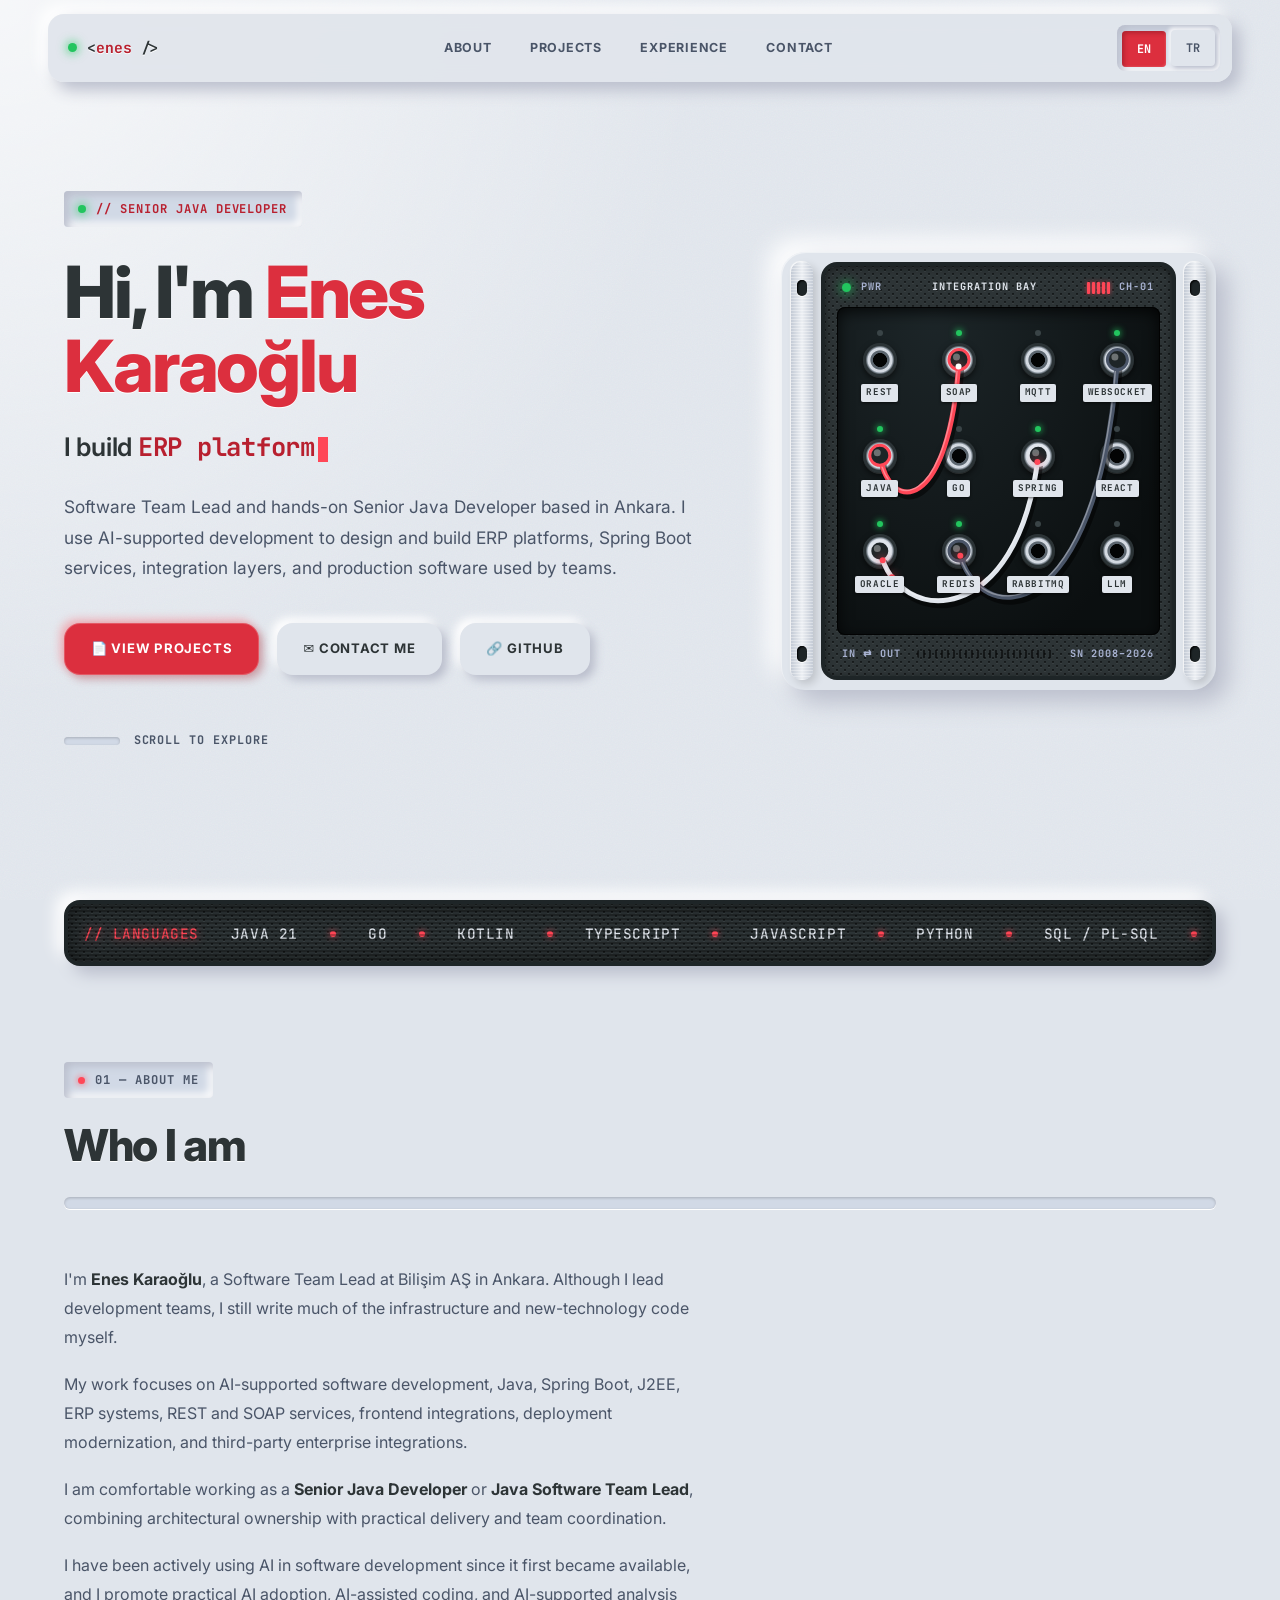
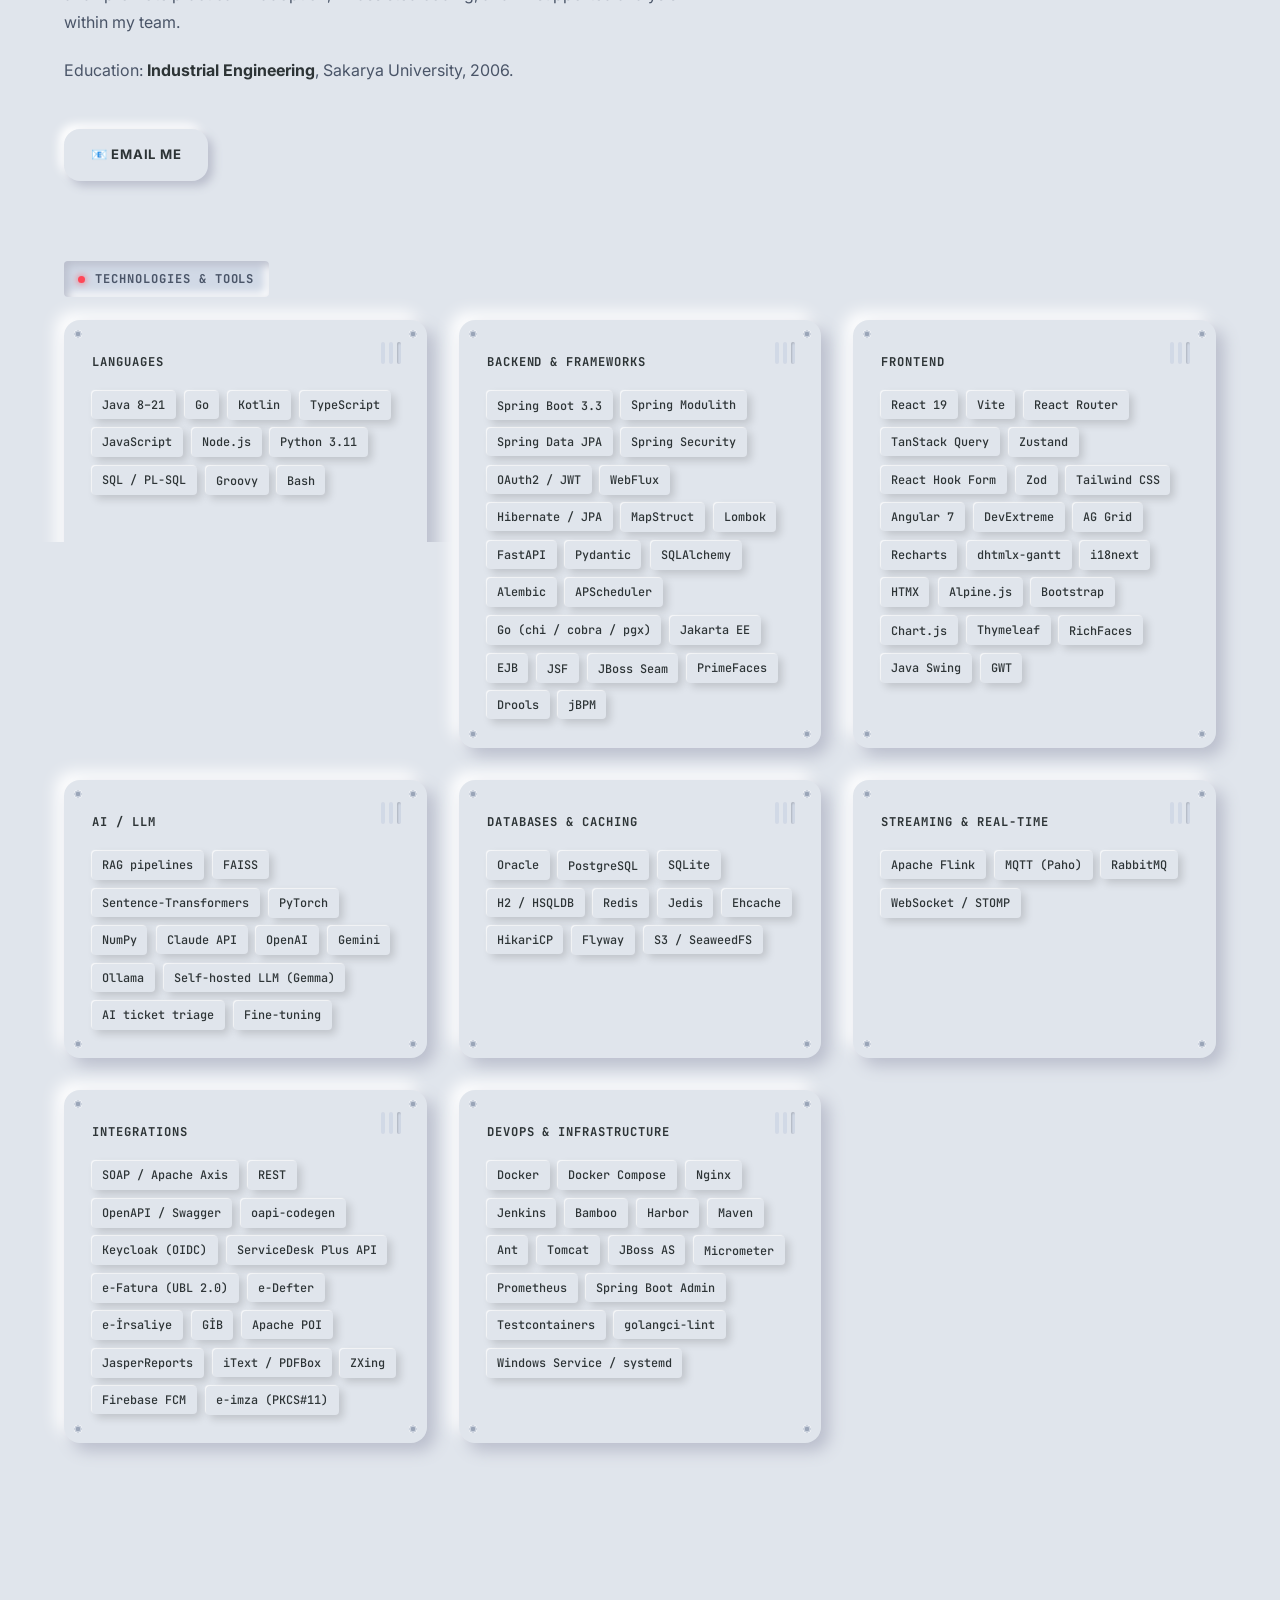
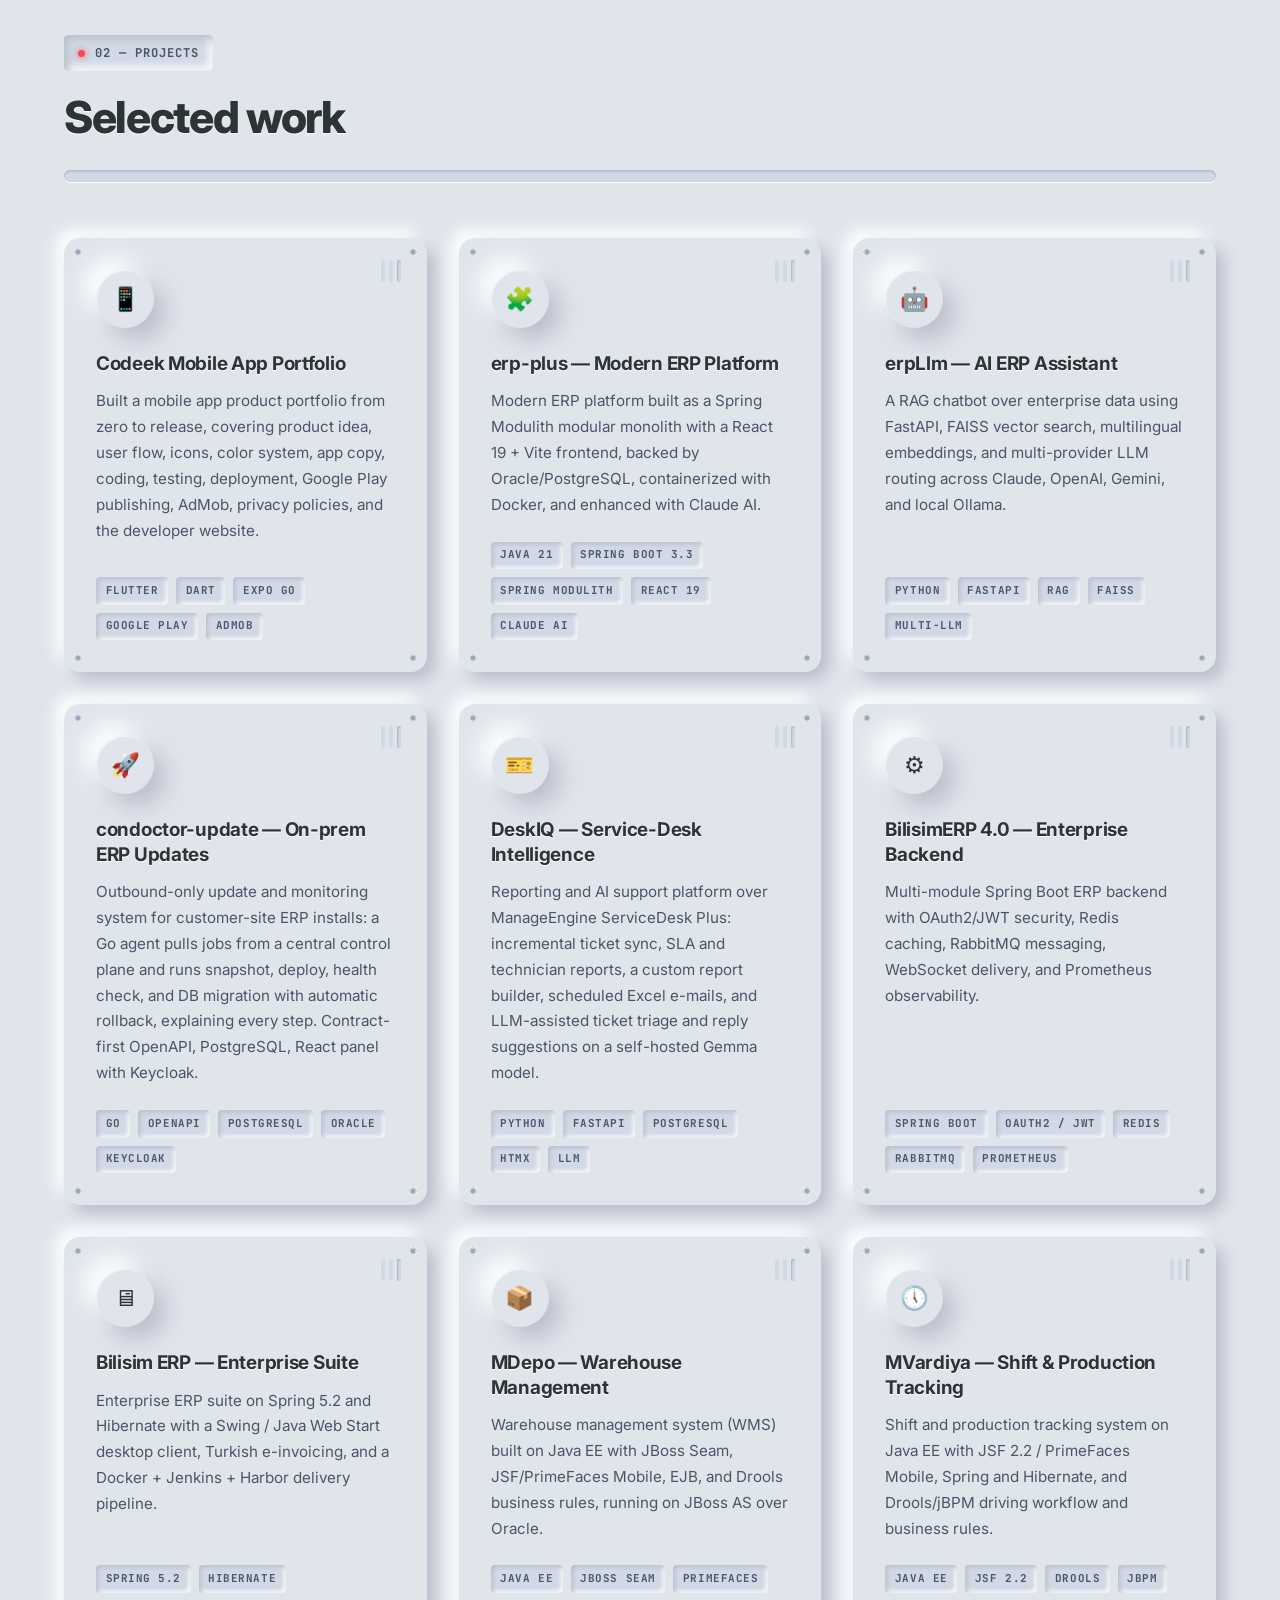
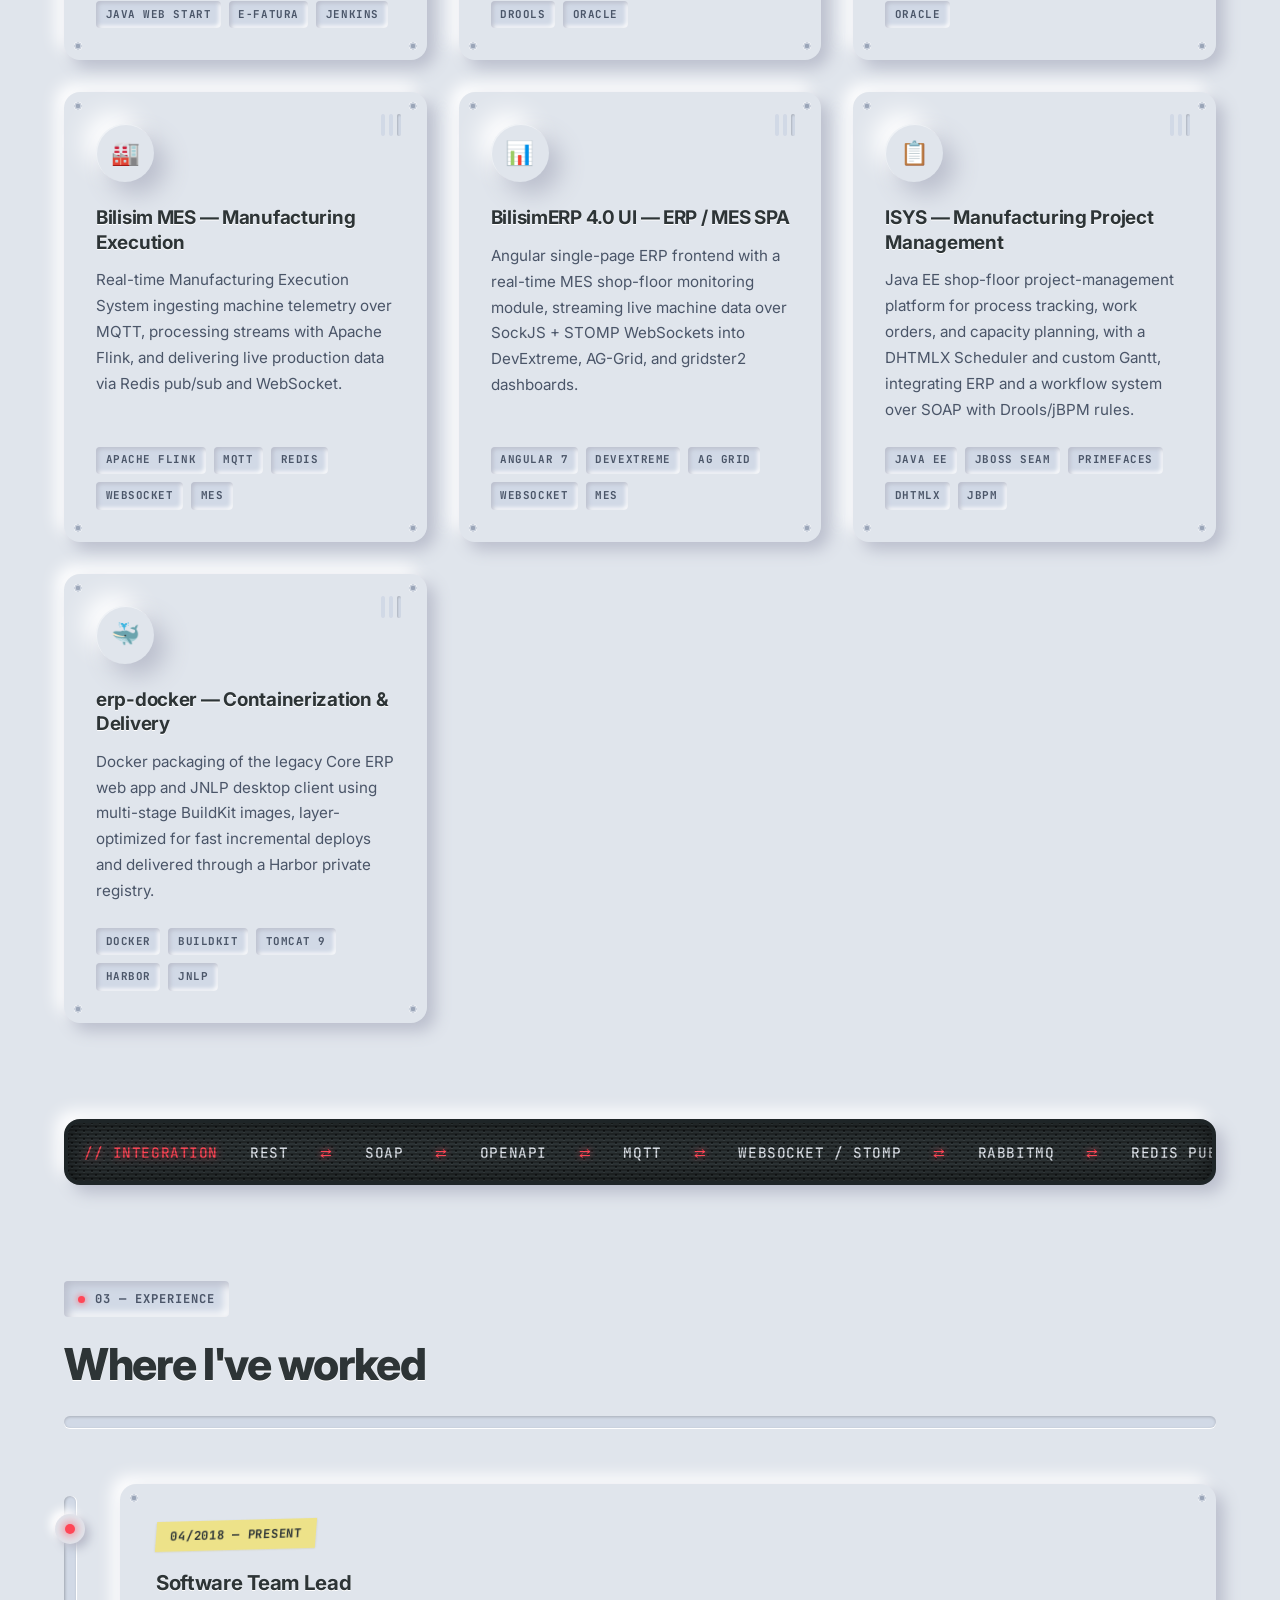
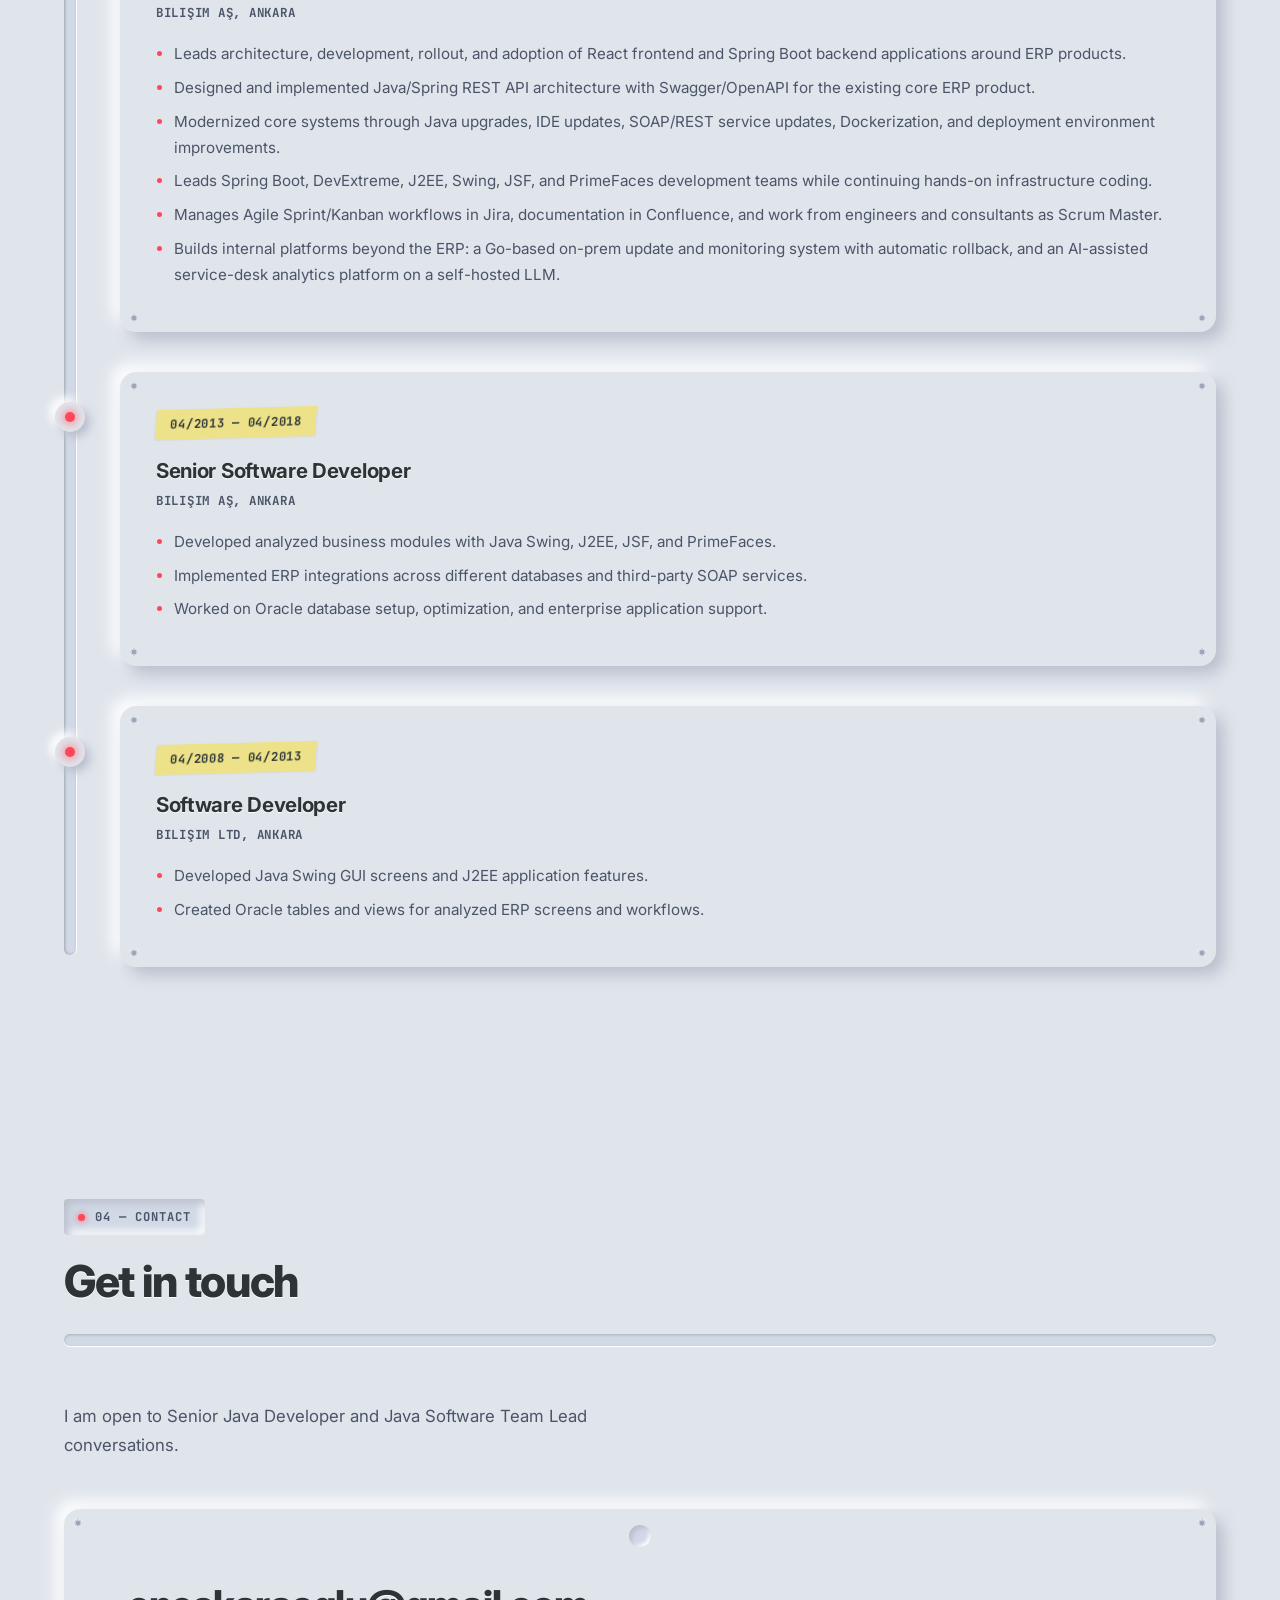
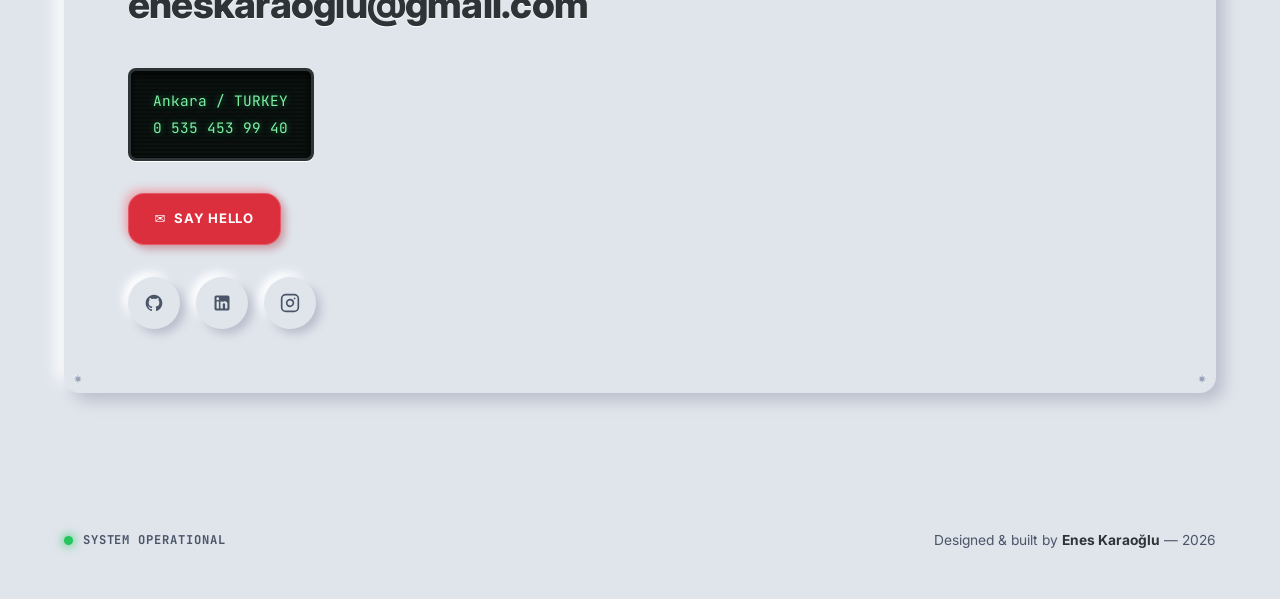
<file: index.html>
﻿<!DOCTYPE html>
<html lang="en">
<head>
  <meta charset="UTF-8" />
  <meta name="viewport" content="width=device-width, initial-scale=1.0" />
  <title>Enes Karaoğlu — Senior Java Developer</title>
  <meta name="description" content="Personal portfolio of Enes Karaoğlu, Senior Java Developer and Software Team Lead in Ankara." />
  <link rel="preconnect" href="https://fonts.googleapis.com" />
  <link rel="preconnect" href="https://fonts.gstatic.com" crossorigin />
  <link href="https://fonts.googleapis.com/css2?family=Inter:wght@400;500;600;700;800&family=JetBrains+Mono:wght@400;500;700&display=swap" rel="stylesheet" />
  <link rel="stylesheet" href="css/styles.css" />
</head>
<body>

<!-- ── Navigation ─────────────────────────────────────────────── -->
<nav>
  <a href="#hero" class="nav-logo">&lt;<span>enes</span><em class="nav-path" id="nav-path"></em> /&gt;</a>
  <ul class="nav-links" id="nav-links">
    <li><a href="#about" data-i18n="nav.about">About</a></li>
    <li><a href="#projects" data-i18n="nav.projects">Projects</a></li>
    <li><a href="#experience" data-i18n="nav.experience">Experience</a></li>
    <li><a href="#contact" data-i18n="nav.contact">Contact</a></li>
  </ul>
  <div class="nav-actions">
    <div class="language-switch" aria-label="Language selection">
      <button type="button" class="lang-btn" data-lang="en">EN</button>
      <button type="button" class="lang-btn" data-lang="tr">TR</button>
    </div>
    <button class="nav-toggle" id="nav-toggle" aria-label="Toggle menu">
      <span></span><span></span><span></span>
    </button>
  </div>
  <div class="nav-progress" id="nav-progress" aria-hidden="true"></div>
</nav>

<!-- ── Hero ───────────────────────────────────────────────────── -->
<section id="hero">
  <div class="hero-copy">
  <p class="hero-tag" data-i18n="hero.tag">// senior java developer</p>
  <h1 class="hero-name" data-i18n-html="hero.name">
    Hi, I'm <span class="highlight">Enes Karaoğlu</span>
  </h1>
  <p class="hero-title" data-i18n-html="hero.title">
    I build <span class="typed-text" id="typed"></span><span class="cursor"></span>
  </p>
  <p class="hero-bio" data-i18n="hero.bio">
    Software Team Lead and hands-on Senior Java Developer based in Ankara. I design and build
    ERP platforms, Spring Boot services, integration layers, and production software used by teams.
  </p>
  <div class="hero-cta">
    <a href="#projects" class="btn btn-primary" data-i18n-html="hero.viewProjects">
      &#128196; View projects
    </a>
    <a href="#contact" class="btn btn-outline" data-i18n-html="hero.contactMe">
      &#9993; Contact me
    </a>
    <a href="https://github.com/eneskaraoglu" target="_blank" rel="noopener" class="btn btn-outline">
      &#128279; GitHub
    </a>
  </div>
  <div class="hero-scroll">
    <span class="scroll-line"></span>
    <span data-i18n="hero.scroll">scroll to explore</span>
  </div>
  </div>
  <div class="hero-visual" aria-hidden="true">
    <div class="rack">
      <div class="rack-ear"><span class="rack-hole"></span><span class="rack-hole"></span></div>
      <div class="rack-face">
        <div class="rack-bar">
          <span class="led led--green"></span><span>PWR</span>
          <span class="rack-title">INTEGRATION BAY</span>
          <span class="rack-meter"><i></i><i></i><i></i><i></i><i></i></span>
          <span>CH-01</span>
        </div>
        <div class="rack-bay" id="patch-bay">
          <div class="jack" data-port="rest"><span class="jack-led"></span><span class="jack-socket"></span><span class="jack-label">REST</span></div>
          <div class="jack" data-port="soap"><span class="jack-led"></span><span class="jack-socket"></span><span class="jack-label">SOAP</span></div>
          <div class="jack" data-port="mqtt"><span class="jack-led"></span><span class="jack-socket"></span><span class="jack-label">MQTT</span></div>
          <div class="jack" data-port="ws"><span class="jack-led"></span><span class="jack-socket"></span><span class="jack-label">WEBSOCKET</span></div>
          <div class="jack" data-port="java"><span class="jack-led"></span><span class="jack-socket"></span><span class="jack-label">JAVA</span></div>
          <div class="jack" data-port="go"><span class="jack-led"></span><span class="jack-socket"></span><span class="jack-label">GO</span></div>
          <div class="jack" data-port="spring"><span class="jack-led"></span><span class="jack-socket"></span><span class="jack-label">SPRING</span></div>
          <div class="jack" data-port="react"><span class="jack-led"></span><span class="jack-socket"></span><span class="jack-label">REACT</span></div>
          <div class="jack" data-port="oracle"><span class="jack-led"></span><span class="jack-socket"></span><span class="jack-label">ORACLE</span></div>
          <div class="jack" data-port="redis"><span class="jack-led"></span><span class="jack-socket"></span><span class="jack-label">REDIS</span></div>
          <div class="jack" data-port="rabbitmq"><span class="jack-led"></span><span class="jack-socket"></span><span class="jack-label">RABBITMQ</span></div>
          <div class="jack" data-port="llm"><span class="jack-led"></span><span class="jack-socket"></span><span class="jack-label">LLM</span></div>
        </div>
        <div class="rack-foot">
          <span>IN &#8644; OUT</span>
          <span class="rack-grille"></span>
          <span>SN 2008&ndash;2026</span>
        </div>
      </div>
      <div class="rack-ear"><span class="rack-hole"></span><span class="rack-hole"></span></div>
    </div>
  </div>
</section>

<!-- ── Languages marquee ──────────────────────────────────────── -->
<div class="tech-marquee" aria-hidden="true">
  <div class="marquee-track">
    <span class="marquee-label">// languages</span>
    <span>Java 21</span><span>Go</span><span>Kotlin</span><span>TypeScript</span><span>JavaScript</span>
    <span>Python</span><span>SQL / PL-SQL</span><span>Groovy</span><span>Bash</span><span>Dart</span>
  </div>
</div>

<!-- ── About ──────────────────────────────────────────────────── -->
<section id="about">
  <p class="section-label reveal" data-i18n="about.label">01 &mdash; About Me</p>
  <h2 class="section-title reveal" data-i18n="about.title">Who I am</h2>
  <div class="section-divider reveal"></div>
  <div class="about-text reveal">
    <p data-i18n-html="about.p1">
      I'm <strong>Enes Karaoğlu</strong>, a Software Team Lead at Bilişim AŞ in Ankara.
      Although I lead development teams, I still write much of the infrastructure and new-technology
      code myself.
    </p>
    <p data-i18n="about.p2">
      My work focuses on Java, Spring Boot, J2EE, ERP systems, REST and SOAP services,
      frontend integrations, deployment modernization, and third-party enterprise integrations.
    </p>
    <p data-i18n-html="about.p3">
      I am comfortable working as a <strong>Senior Java Developer</strong> or
      <strong>Java Software Team Lead</strong>, combining architectural ownership with practical
      delivery and team coordination.
    </p>
    <p data-i18n="about.ai">
      I have been actively using AI in software development since it first became available, and I promote practical AI adoption within my team.
    </p>
    <p data-i18n-html="about.education">
      Education: <strong>Industrial Engineering</strong>, Sakarya University, 2006.
    </p>
    <br />
    <a href="mailto:eneskaraoglu@gmail.com" class="btn btn-outline" data-i18n-html="about.email">
      &#128231; Email me
    </a>
  </div>

  <p class="section-label section-label--spaced reveal" data-i18n="about.techLabel">Technologies &amp; Tools</p>
  <div class="skills-stack reveal">

    <div class="skill-group">
      <p class="skill-group-label" data-i18n="skills.languages">Languages</p>
      <div class="skill-tags">
        <span class="skill-tag">Java 8&ndash;21</span>
        <span class="skill-tag">Go</span>
        <span class="skill-tag">Kotlin</span>
        <span class="skill-tag">TypeScript</span>
        <span class="skill-tag">JavaScript</span>
        <span class="skill-tag">Node.js</span>
        <span class="skill-tag">Python 3.11</span>
        <span class="skill-tag">SQL / PL-SQL</span>
        <span class="skill-tag">Groovy</span>
        <span class="skill-tag">Bash</span>
      </div>
    </div>

    <div class="skill-group">
      <p class="skill-group-label" data-i18n="skills.backend">Backend &amp; Frameworks</p>
      <div class="skill-tags">
        <span class="skill-tag">Spring Boot 3.3</span>
        <span class="skill-tag">Spring Modulith</span>
        <span class="skill-tag">Spring Data JPA</span>
        <span class="skill-tag">Spring Security</span>
        <span class="skill-tag">OAuth2 / JWT</span>
        <span class="skill-tag">WebFlux</span>
        <span class="skill-tag">Hibernate / JPA</span>
        <span class="skill-tag">MapStruct</span>
        <span class="skill-tag">Lombok</span>
        <span class="skill-tag">FastAPI</span>
        <span class="skill-tag">Pydantic</span>
        <span class="skill-tag">SQLAlchemy</span>
        <span class="skill-tag">Alembic</span>
        <span class="skill-tag">APScheduler</span>
        <span class="skill-tag">Go (chi / cobra / pgx)</span>
        <span class="skill-tag">Jakarta EE</span>
        <span class="skill-tag">EJB</span>
        <span class="skill-tag">JSF</span>
        <span class="skill-tag">JBoss Seam</span>
        <span class="skill-tag">PrimeFaces</span>
        <span class="skill-tag">Drools</span>
        <span class="skill-tag">jBPM</span>
      </div>
    </div>

    <div class="skill-group">
      <p class="skill-group-label" data-i18n="skills.frontend">Frontend</p>
      <div class="skill-tags">
        <span class="skill-tag">React 19</span>
        <span class="skill-tag">Vite</span>
        <span class="skill-tag">React Router</span>
        <span class="skill-tag">TanStack Query</span>
        <span class="skill-tag">Zustand</span>
        <span class="skill-tag">React Hook Form</span>
        <span class="skill-tag">Zod</span>
        <span class="skill-tag">Tailwind CSS</span>
        <span class="skill-tag">Angular 7</span>
        <span class="skill-tag">DevExtreme</span>
        <span class="skill-tag">AG Grid</span>
        <span class="skill-tag">Recharts</span>
        <span class="skill-tag">dhtmlx-gantt</span>
        <span class="skill-tag">i18next</span>
        <span class="skill-tag">HTMX</span>
        <span class="skill-tag">Alpine.js</span>
        <span class="skill-tag">Bootstrap</span>
        <span class="skill-tag">Chart.js</span>
        <span class="skill-tag">Thymeleaf</span>
        <span class="skill-tag">RichFaces</span>
        <span class="skill-tag">Java Swing</span>
        <span class="skill-tag">GWT</span>
      </div>
    </div>

    <div class="skill-group">
      <p class="skill-group-label" data-i18n="skills.ai">AI / LLM</p>
      <div class="skill-tags">
        <span class="skill-tag">RAG pipelines</span>
        <span class="skill-tag">FAISS</span>
        <span class="skill-tag">Sentence-Transformers</span>
        <span class="skill-tag">PyTorch</span>
        <span class="skill-tag">NumPy</span>
        <span class="skill-tag">Claude API</span>
        <span class="skill-tag">OpenAI</span>
        <span class="skill-tag">Gemini</span>
        <span class="skill-tag">Ollama</span>
        <span class="skill-tag">Self-hosted LLM (Gemma)</span>
        <span class="skill-tag">AI ticket triage</span>
        <span class="skill-tag">Fine-tuning</span>
      </div>
    </div>

    <div class="skill-group">
      <p class="skill-group-label" data-i18n="skills.data">Databases &amp; Caching</p>
      <div class="skill-tags">
        <span class="skill-tag">Oracle</span>
        <span class="skill-tag">PostgreSQL</span>
        <span class="skill-tag">SQLite</span>
        <span class="skill-tag">H2 / HSQLDB</span>
        <span class="skill-tag">Redis</span>
        <span class="skill-tag">Jedis</span>
        <span class="skill-tag">Ehcache</span>
        <span class="skill-tag">HikariCP</span>
        <span class="skill-tag">Flyway</span>
        <span class="skill-tag">S3 / SeaweedFS</span>
      </div>
    </div>

    <div class="skill-group">
      <p class="skill-group-label" data-i18n="skills.streaming">Streaming &amp; Real-Time</p>
      <div class="skill-tags">
        <span class="skill-tag">Apache Flink</span>
        <span class="skill-tag">MQTT (Paho)</span>
        <span class="skill-tag">RabbitMQ</span>
        <span class="skill-tag">WebSocket / STOMP</span>
      </div>
    </div>

    <div class="skill-group">
      <p class="skill-group-label" data-i18n="skills.integrations">Integrations</p>
      <div class="skill-tags">
        <span class="skill-tag">SOAP / Apache Axis</span>
        <span class="skill-tag">REST</span>
        <span class="skill-tag">OpenAPI / Swagger</span>
        <span class="skill-tag">oapi-codegen</span>
        <span class="skill-tag">Keycloak (OIDC)</span>
        <span class="skill-tag">ServiceDesk Plus API</span>
        <span class="skill-tag">e-Fatura (UBL 2.0)</span>
        <span class="skill-tag">e-Defter</span>
        <span class="skill-tag">e-İrsaliye</span>
        <span class="skill-tag">GİB</span>
        <span class="skill-tag">Apache POI</span>
        <span class="skill-tag">JasperReports</span>
        <span class="skill-tag">iText / PDFBox</span>
        <span class="skill-tag">ZXing</span>
        <span class="skill-tag">Firebase FCM</span>
        <span class="skill-tag">e-imza (PKCS#11)</span>
      </div>
    </div>

    <div class="skill-group">
      <p class="skill-group-label" data-i18n="skills.devops">DevOps &amp; Infrastructure</p>
      <div class="skill-tags">
        <span class="skill-tag">Docker</span>
        <span class="skill-tag">Docker Compose</span>
        <span class="skill-tag">Nginx</span>
        <span class="skill-tag">Jenkins</span>
        <span class="skill-tag">Bamboo</span>
        <span class="skill-tag">Harbor</span>
        <span class="skill-tag">Maven</span>
        <span class="skill-tag">Ant</span>
        <span class="skill-tag">Tomcat</span>
        <span class="skill-tag">JBoss AS</span>
        <span class="skill-tag">Micrometer</span>
        <span class="skill-tag">Prometheus</span>
        <span class="skill-tag">Spring Boot Admin</span>
        <span class="skill-tag">Testcontainers</span>
        <span class="skill-tag">golangci-lint</span>
        <span class="skill-tag">Windows Service / systemd</span>
      </div>
    </div>

  </div>
</section>

<!-- ── Projects ────────────────────────────────────────────────── -->
<section id="projects">
  <p class="section-label reveal" data-i18n="projects.label">02 &mdash; Projects</p>
  <h2 class="section-title reveal" data-i18n="projects.title">Selected work</h2>
  <div class="section-divider reveal"></div>
  <div class="projects-grid">

    <div class="surface project-card reveal">
      <div class="project-top">
        <div class="project-icon">&#128241;</div>
      </div>
      <h3 class="project-name" data-i18n="project.codeek.title">Codeek Mobile App Portfolio</h3>
      <p class="project-desc" data-i18n="project.codeek.desc">
        Built a mobile app product portfolio from zero to release, covering product idea, user flow,
        icons, color system, app copy, coding, testing, deployment, Google Play publishing, AdMob,
        privacy policies, and the developer website.
      </p>
      <div class="project-tags">
        <span class="tag">Flutter</span>
        <span class="tag">Dart</span>
        <span class="tag">Expo Go</span>
        <span class="tag">Google Play</span>
        <span class="tag">AdMob</span>
      </div>
    </div>

    <div class="surface project-card reveal">
      <div class="project-top">
        <div class="project-icon">&#129513;</div>
      </div>
      <h3 class="project-name" data-i18n="project.erpplus.title">erp-plus — Modern ERP Platform</h3>
      <p class="project-desc" data-i18n="project.erpplus.desc">
        Modern ERP platform built as a Spring Modulith modular monolith with a React 19 + Vite
        frontend, backed by Oracle/PostgreSQL, containerized with Docker, and enhanced with Claude AI.
      </p>
      <div class="project-tags">
        <span class="tag">Java 21</span>
        <span class="tag">Spring Boot 3.3</span>
        <span class="tag">Spring Modulith</span>
        <span class="tag">React 19</span>
        <span class="tag">Claude AI</span>
      </div>
    </div>

    <div class="surface project-card reveal">
      <div class="project-top">
        <div class="project-icon">&#129302;</div>
      </div>
      <h3 class="project-name" data-i18n="project.erpllm.title">erpLlm — AI ERP Assistant</h3>
      <p class="project-desc" data-i18n="project.erpllm.desc">
        A RAG chatbot over enterprise data using FastAPI, FAISS vector search, multilingual
        embeddings, and multi-provider LLM routing across Claude, OpenAI, Gemini, and local Ollama.
      </p>
      <div class="project-tags">
        <span class="tag">Python</span>
        <span class="tag">FastAPI</span>
        <span class="tag">RAG</span>
        <span class="tag">FAISS</span>
        <span class="tag">Multi-LLM</span>
      </div>
    </div>

    <div class="surface project-card reveal">
      <div class="project-top">
        <div class="project-icon">&#128640;</div>
      </div>
      <h3 class="project-name" data-i18n="project.condoctor.title">condoctor-update — On-prem ERP Updates</h3>
      <p class="project-desc" data-i18n="project.condoctor.desc">
        Outbound-only update and monitoring system for customer-site ERP installs: a Go agent
        pulls jobs from a central control plane and runs snapshot, deploy, health check, and
        DB migration with automatic rollback, explaining every step. Contract-first OpenAPI,
        PostgreSQL, React panel with Keycloak.
      </p>
      <div class="project-tags">
        <span class="tag">Go</span>
        <span class="tag">OpenAPI</span>
        <span class="tag">PostgreSQL</span>
        <span class="tag">Oracle</span>
        <span class="tag">Keycloak</span>
      </div>
    </div>

    <div class="surface project-card reveal">
      <div class="project-top">
        <div class="project-icon">&#127915;</div>
      </div>
      <h3 class="project-name" data-i18n="project.deskiq.title">DeskIQ — Service-Desk Intelligence</h3>
      <p class="project-desc" data-i18n="project.deskiq.desc">
        Reporting and AI support platform over ManageEngine ServiceDesk Plus: incremental ticket
        sync, SLA and technician reports, a custom report builder, scheduled Excel e-mails, and
        LLM-assisted ticket triage and reply suggestions on a self-hosted Gemma model.
      </p>
      <div class="project-tags">
        <span class="tag">Python</span>
        <span class="tag">FastAPI</span>
        <span class="tag">PostgreSQL</span>
        <span class="tag">htmx</span>
        <span class="tag">LLM</span>
      </div>
    </div>

    <div class="surface project-card reveal">
      <div class="project-top">
        <div class="project-icon">&#9881;</div>
      </div>
      <h3 class="project-name" data-i18n="project.bilisimerp4.title">BilisimERP 4.0 — Enterprise Backend</h3>
      <p class="project-desc" data-i18n="project.bilisimerp4.desc">
        Multi-module Spring Boot ERP backend with OAuth2/JWT security, Redis caching, RabbitMQ
        messaging, WebSocket delivery, and Prometheus observability.
      </p>
      <div class="project-tags">
        <span class="tag">Spring Boot</span>
        <span class="tag">OAuth2 / JWT</span>
        <span class="tag">Redis</span>
        <span class="tag">RabbitMQ</span>
        <span class="tag">Prometheus</span>
      </div>
    </div>

    <div class="surface project-card reveal">
      <div class="project-top">
        <div class="project-icon">&#128421;</div>
      </div>
      <h3 class="project-name" data-i18n="project.bilisimerp.title">Bilisim ERP — Enterprise Suite</h3>
      <p class="project-desc" data-i18n="project.bilisimerp.desc">
        Enterprise ERP suite on Spring 5.2 and Hibernate with a Swing / Java Web Start desktop
        client, Turkish e-invoicing, and a Docker + Jenkins + Harbor delivery pipeline.
      </p>
      <div class="project-tags">
        <span class="tag">Spring 5.2</span>
        <span class="tag">Hibernate</span>
        <span class="tag">Java Web Start</span>
        <span class="tag">e-Fatura</span>
        <span class="tag">Jenkins</span>
      </div>
    </div>

    <div class="surface project-card reveal">
      <div class="project-top">
        <div class="project-icon">&#128230;</div>
      </div>
      <h3 class="project-name" data-i18n="project.mdepo.title">MDepo — Warehouse Management</h3>
      <p class="project-desc" data-i18n="project.mdepo.desc">
        Warehouse management system (WMS) built on Java EE with JBoss Seam, JSF/PrimeFaces Mobile,
        EJB, and Drools business rules, running on JBoss AS over Oracle.
      </p>
      <div class="project-tags">
        <span class="tag">Java EE</span>
        <span class="tag">JBoss Seam</span>
        <span class="tag">PrimeFaces</span>
        <span class="tag">Drools</span>
        <span class="tag">Oracle</span>
      </div>
    </div>

    <div class="surface project-card reveal">
      <div class="project-top">
        <div class="project-icon">&#128340;</div>
      </div>
      <h3 class="project-name" data-i18n="project.mvardiya.title">MVardiya — Shift &amp; Production Tracking</h3>
      <p class="project-desc" data-i18n="project.mvardiya.desc">
        Shift and production tracking system on Java EE with JSF 2.2 / PrimeFaces Mobile, Spring and
        Hibernate, and Drools/jBPM driving workflow and business rules.
      </p>
      <div class="project-tags">
        <span class="tag">Java EE</span>
        <span class="tag">JSF 2.2</span>
        <span class="tag">Drools</span>
        <span class="tag">jBPM</span>
        <span class="tag">Oracle</span>
      </div>
    </div>

    <div class="surface project-card reveal">
      <div class="project-top">
        <div class="project-icon">&#127981;</div>
      </div>
      <h3 class="project-name" data-i18n="project.mes.title">Bilisim MES — Manufacturing Execution</h3>
      <p class="project-desc" data-i18n="project.mes.desc">
        Real-time Manufacturing Execution System ingesting machine telemetry over MQTT, processing
        streams with Apache Flink, and delivering live production data via Redis pub/sub and WebSocket.
      </p>
      <div class="project-tags">
        <span class="tag">Apache Flink</span>
        <span class="tag">MQTT</span>
        <span class="tag">Redis</span>
        <span class="tag">WebSocket</span>
        <span class="tag">MES</span>
      </div>
    </div>

    <div class="surface project-card reveal">
      <div class="project-top">
        <div class="project-icon">&#128202;</div>
      </div>
      <h3 class="project-name" data-i18n="project.erp4ui.title">BilisimERP 4.0 UI — ERP / MES SPA</h3>
      <p class="project-desc" data-i18n="project.erp4ui.desc">
        Angular single-page ERP frontend with a real-time MES shop-floor monitoring module,
        streaming live machine data over SockJS + STOMP WebSockets into DevExtreme, AG-Grid,
        and gridster2 dashboards.
      </p>
      <div class="project-tags">
        <span class="tag">Angular 7</span>
        <span class="tag">DevExtreme</span>
        <span class="tag">AG Grid</span>
        <span class="tag">WebSocket</span>
        <span class="tag">MES</span>
      </div>
    </div>

    <div class="surface project-card reveal">
      <div class="project-top">
        <div class="project-icon">&#128203;</div>
      </div>
      <h3 class="project-name" data-i18n="project.isys.title">ISYS — Manufacturing Project Management</h3>
      <p class="project-desc" data-i18n="project.isys.desc">
        Java EE shop-floor project-management platform for process tracking, work orders, and
        capacity planning, with a DHTMLX Scheduler and custom Gantt, integrating ERP and a
        workflow system over SOAP with Drools/jBPM rules.
      </p>
      <div class="project-tags">
        <span class="tag">Java EE</span>
        <span class="tag">JBoss Seam</span>
        <span class="tag">PrimeFaces</span>
        <span class="tag">DHTMLX</span>
        <span class="tag">jBPM</span>
      </div>
    </div>

    <div class="surface project-card reveal">
      <div class="project-top">
        <div class="project-icon">&#128051;</div>
      </div>
      <h3 class="project-name" data-i18n="project.erpdocker.title">erp-docker — Containerization &amp; Delivery</h3>
      <p class="project-desc" data-i18n="project.erpdocker.desc">
        Docker packaging of the legacy Core ERP web app and JNLP desktop client using multi-stage
        BuildKit images, layer-optimized for fast incremental deploys and delivered through a
        Harbor private registry.
      </p>
      <div class="project-tags">
        <span class="tag">Docker</span>
        <span class="tag">BuildKit</span>
        <span class="tag">Tomcat 9</span>
        <span class="tag">Harbor</span>
        <span class="tag">JNLP</span>
      </div>
    </div>

  </div>
</section>

<!-- ── Integrations marquee ───────────────────────────────────── -->
<div class="tech-marquee tech-marquee--reverse" aria-hidden="true">
  <div class="marquee-track">
    <span class="marquee-label">// integration</span>
    <span>REST</span><span>SOAP</span><span>OpenAPI</span><span>MQTT</span><span>WebSocket / STOMP</span>
    <span>RabbitMQ</span><span>Redis pub/sub</span><span>OAuth2 / OIDC</span><span>e-Fatura UBL</span><span>RAG / LLM</span>
  </div>
</div>

<!-- ── Experience ─────────────────────────────────────────────── -->
<section id="experience">
  <p class="section-label reveal" data-i18n="experience.label">03 &mdash; Experience</p>
  <h2 class="section-title reveal" data-i18n="experience.title">Where I've worked</h2>
  <div class="section-divider reveal"></div>
  <div class="timeline">

    <div class="timeline-item reveal">
      <div class="surface timeline-card">
        <p class="timeline-period" data-i18n="experience.current.period">04/2018 &mdash; Present</p>
        <h3 class="timeline-role" data-i18n="experience.current.role">Software Team Lead</h3>
        <p class="timeline-company">Bilişim AŞ, Ankara</p>
        <ul class="timeline-list">
          <li data-i18n="experience.current.li1">Leads architecture, development, rollout, and adoption of React frontend and Spring Boot backend applications around ERP products.</li>
          <li data-i18n="experience.current.li2">Designed and implemented Java/Spring REST API architecture with Swagger/OpenAPI for the existing core ERP product.</li>
          <li data-i18n="experience.current.li3">Modernized core systems through Java upgrades, IDE updates, SOAP/REST service updates, Dockerization, and deployment environment improvements.</li>
          <li data-i18n="experience.current.li4">Leads Spring Boot, DevExtreme, J2EE, Swing, JSF, and PrimeFaces development teams while continuing hands-on infrastructure coding.</li>
          <li data-i18n="experience.current.li5">Manages Agile Sprint/Kanban workflows in Jira, documentation in Confluence, and work from engineers and consultants as Scrum Master.</li>
          <li data-i18n="experience.current.li6">Builds internal platforms beyond the ERP: a Go-based on-prem update and monitoring system with automatic rollback, and an AI-assisted service-desk analytics platform on a self-hosted LLM.</li>
        </ul>
      </div>
    </div>

    <div class="timeline-item reveal">
      <div class="surface timeline-card">
        <p class="timeline-period">04/2013 &mdash; 04/2018</p>
        <h3 class="timeline-role" data-i18n="experience.senior.role">Senior Software Developer</h3>
        <p class="timeline-company">Bilişim AŞ, Ankara</p>
        <ul class="timeline-list">
          <li data-i18n="experience.senior.li1">Developed analyzed business modules with Java Swing, J2EE, JSF, and PrimeFaces.</li>
          <li data-i18n="experience.senior.li2">Implemented ERP integrations across different databases and third-party SOAP services.</li>
          <li data-i18n="experience.senior.li3">Worked on Oracle database setup, optimization, and enterprise application support.</li>
        </ul>
      </div>
    </div>

    <div class="timeline-item reveal">
      <div class="surface timeline-card">
        <p class="timeline-period">04/2008 &mdash; 04/2013</p>
        <h3 class="timeline-role" data-i18n="experience.developer.role">Software Developer</h3>
        <p class="timeline-company">Bilişim Ltd, Ankara</p>
        <ul class="timeline-list">
          <li data-i18n="experience.developer.li1">Developed Java Swing GUI screens and J2EE application features.</li>
          <li data-i18n="experience.developer.li2">Created Oracle tables and views for analyzed ERP screens and workflows.</li>
        </ul>
      </div>
    </div>

  </div>
</section>

<!-- ── Contact ────────────────────────────────────────────────── -->
<section id="contact">
  <p class="section-label reveal" data-i18n="contact.label">04 &mdash; Contact</p>
  <h2 class="section-title reveal" data-i18n="contact.title">Get in touch</h2>
  <div class="section-divider reveal"></div>
  <p class="contact-subtitle reveal" data-i18n="contact.subtitle">
    I am open to Senior Java Developer and Java Software Team Lead conversations.
  </p>
  <div class="surface contact-card reveal">
    <a href="mailto:eneskaraoglu@gmail.com" class="contact-email">
      eneskaraoglu@gmail.com
    </a>
    <div class="contact-meta">
      <p>Ankara / TURKEY</p>
      <p>0 535 453 99 40</p>
    </div>
    <a href="mailto:eneskaraoglu@gmail.com" class="btn btn-primary" data-i18n-html="contact.sayHello">
      &#9993;&nbsp; Say Hello
    </a>
    <div class="social-links">
      <a href="https://github.com/eneskaraoglu" target="_blank" rel="noopener" class="social-link" title="GitHub">
        <!-- GitHub SVG icon -->
        <svg width="20" height="20" viewBox="0 0 24 24" fill="currentColor">
          <path d="M12 2C6.477 2 2 6.477 2 12c0 4.418 2.865 8.166 6.839 9.489.5.092.682-.217.682-.482 0-.237-.008-.866-.013-1.7-2.782.603-3.369-1.342-3.369-1.342-.454-1.155-1.11-1.462-1.11-1.462-.908-.62.069-.608.069-.608 1.003.07 1.531 1.03 1.531 1.03.892 1.529 2.341 1.087 2.91.831.092-.646.35-1.086.636-1.336-2.22-.253-4.555-1.11-4.555-4.943 0-1.091.39-1.984 1.029-2.683-.103-.253-.446-1.27.098-2.647 0 0 .84-.269 2.75 1.025A9.578 9.578 0 0 1 12 6.836a9.59 9.59 0 0 1 2.504.337c1.909-1.294 2.747-1.025 2.747-1.025.546 1.377.202 2.394.1 2.647.64.699 1.028 1.592 1.028 2.683 0 3.842-2.339 4.687-4.566 4.935.359.309.678.919.678 1.852 0 1.336-.012 2.415-.012 2.743 0 .267.18.578.688.48C19.138 20.163 22 16.418 22 12c0-5.523-4.477-10-10-10z"/>
        </svg>
      </a>
      <a href="https://www.linkedin.com/in/enes-karao%C4%9Flu-ab82077a/" target="_blank" rel="noopener" class="social-link" title="LinkedIn">
        <!-- LinkedIn SVG icon -->
        <svg width="20" height="20" viewBox="0 0 24 24" fill="currentColor">
          <path d="M19 3a2 2 0 0 1 2 2v14a2 2 0 0 1-2 2H5a2 2 0 0 1-2-2V5a2 2 0 0 1 2-2h14m-.5 15.5v-5.3a3.26 3.26 0 0 0-3.26-3.26c-.85 0-1.84.52-2.32 1.3v-1.11h-2.79v8.37h2.79v-4.93c0-.77.62-1.4 1.39-1.4a1.4 1.4 0 0 1 1.4 1.4v4.93h2.79M6.88 8.56a1.68 1.68 0 0 0 1.68-1.68c0-.93-.75-1.69-1.68-1.69a1.69 1.69 0 0 0-1.69 1.69c0 .93.76 1.68 1.69 1.68m1.39 9.94v-8.37H5.5v8.37h2.77z"/>
        </svg>
      </a>
      <a href="https://www.instagram.com/enesk6u/" target="_blank" rel="noopener" class="social-link" title="Instagram">
        <!-- Instagram SVG icon -->
        <svg width="20" height="20" viewBox="0 0 24 24" fill="none" stroke="currentColor" stroke-width="2" stroke-linecap="round" stroke-linejoin="round">
          <rect x="2" y="2" width="20" height="20" rx="5" ry="5"></rect>
          <path d="M16 11.37A4 4 0 1 1 12.63 8 4 4 0 0 1 16 11.37z"></path>
          <line x1="17.5" y1="6.5" x2="17.51" y2="6.5"></line>
        </svg>
      </a>
    </div>
  </div>
</section>

<!-- ── Footer ─────────────────────────────────────────────────── -->
<footer>
  <p class="footer-status"><span class="led led--green" aria-hidden="true"></span>SYSTEM OPERATIONAL</p>
  <p data-i18n-html="footer.copy">Designed &amp; built by <span>Enes Karaoğlu</span> &mdash; 2026</p>
  <p class="visit-counter">
    <span data-i18n="footer.views">Page views</span>
    <span id="visit-count" aria-live="polite">...</span>
  </p>
</footer>

<!-- ── Scripts ─────────────────────────────────────────────────── -->
<script src="js/translations.js"></script>
<script src="js/main.js"></script>

</body>
</html>
</file>
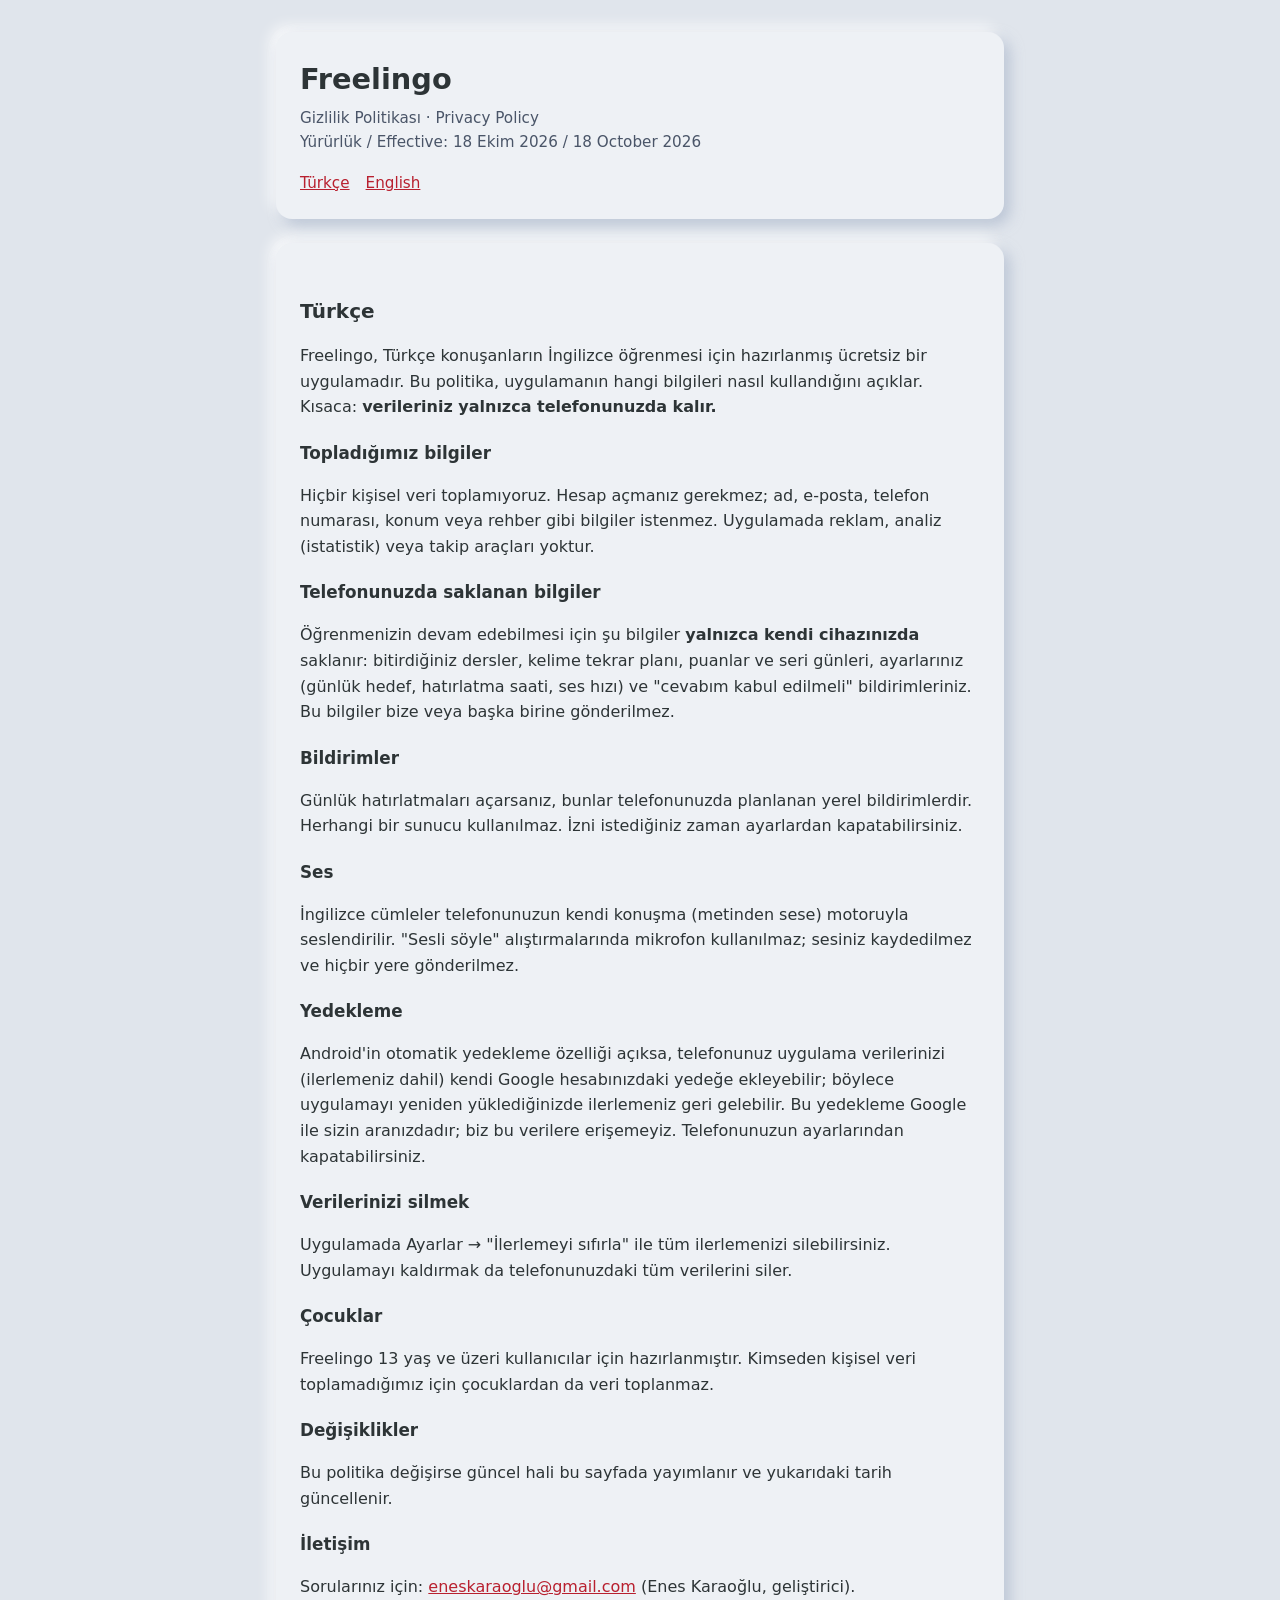
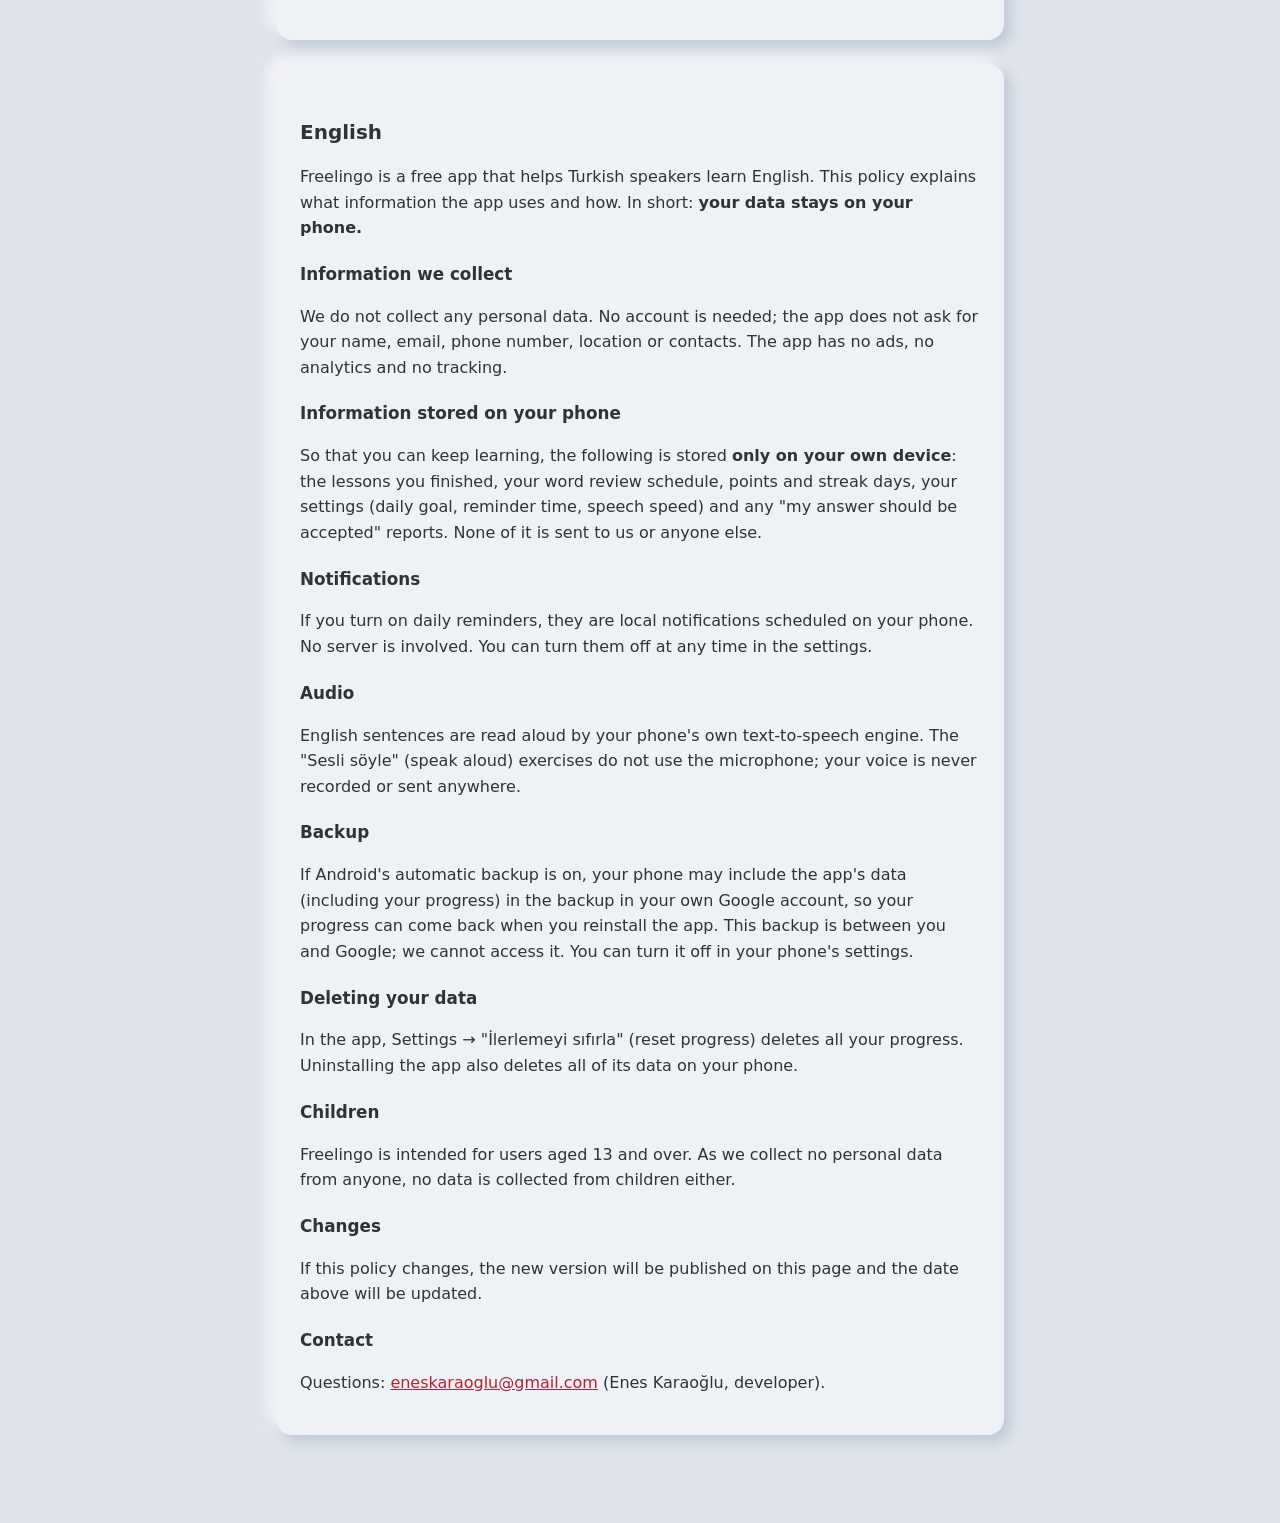
<file: freelingo/privacy/index.html>
<!doctype html>
<html lang="tr">
<head>
  <meta charset="utf-8">
  <meta name="viewport" content="width=device-width, initial-scale=1">
  <title>Freelingo – Gizlilik Politikası / Privacy Policy</title>
  <meta name="description" content="Freelingo gizlilik politikası: verileriniz yalnızca telefonunuzda kalır. Freelingo privacy policy: your data stays on your phone.">
  <style>
    :root {
      --chassis: #e0e5ec;
      --panel: #eef1f5;
      --ink: #2d3436;
      --label: #4a5568;
      --accent-text: #b8202f;
      --line: #c8d0da;
    }
    * { box-sizing: border-box; }
    body {
      margin: 0;
      background: var(--chassis);
      color: var(--ink);
      font: 16px/1.6 Inter, system-ui, -apple-system, "Segoe UI", Roboto, sans-serif;
    }
    main {
      max-width: 760px;
      margin: 0 auto;
      padding: 32px 16px 64px;
    }
    .card {
      background: var(--panel);
      border-radius: 16px;
      padding: 24px;
      margin-bottom: 24px;
      box-shadow: 6px 6px 14px rgba(163, 177, 198, 0.6), -6px -6px 14px rgba(255, 255, 255, 0.8);
    }
    h1 { font-size: 1.8rem; margin: 0 0 4px; }
    h2 { font-size: 1.25rem; margin: 28px 0 8px; }
    h3 { font-size: 1.05rem; margin: 20px 0 4px; }
    p, li { color: var(--ink); }
    .meta { color: var(--label); font-size: 0.95rem; margin: 0; }
    nav.lang { margin: 16px 0 0; font-size: 0.95rem; }
    nav.lang a { color: var(--accent-text); margin-right: 16px; }
    a { color: var(--accent-text); }
    hr { border: 0; border-top: 1px solid var(--line); margin: 32px 0; }
  </style>
</head>
<body>
<main>
  <header class="card">
    <h1>Freelingo</h1>
    <p class="meta">Gizlilik Politikası · Privacy Policy</p>
    <p class="meta">Yürürlük / Effective: 18 Ekim 2026 / 18 October 2026</p>
    <nav class="lang"><a href="#tr">Türkçe</a><a href="#en">English</a></nav>
  </header>

  <article class="card" id="tr" lang="tr">
    <h2>Türkçe</h2>
    <p>Freelingo, Türkçe konuşanların İngilizce öğrenmesi için hazırlanmış ücretsiz bir uygulamadır. Bu politika, uygulamanın hangi bilgileri nasıl kullandığını açıklar. Kısaca: <strong>verileriniz yalnızca telefonunuzda kalır.</strong></p>

    <h3>Topladığımız bilgiler</h3>
    <p>Hiçbir kişisel veri toplamıyoruz. Hesap açmanız gerekmez; ad, e-posta, telefon numarası, konum veya rehber gibi bilgiler istenmez. Uygulamada reklam, analiz (istatistik) veya takip araçları yoktur.</p>

    <h3>Telefonunuzda saklanan bilgiler</h3>
    <p>Öğrenmenizin devam edebilmesi için şu bilgiler <strong>yalnızca kendi cihazınızda</strong> saklanır: bitirdiğiniz dersler, kelime tekrar planı, puanlar ve seri günleri, ayarlarınız (günlük hedef, hatırlatma saati, ses hızı) ve "cevabım kabul edilmeli" bildirimleriniz. Bu bilgiler bize veya başka birine gönderilmez.</p>

    <h3>Bildirimler</h3>
    <p>Günlük hatırlatmaları açarsanız, bunlar telefonunuzda planlanan yerel bildirimlerdir. Herhangi bir sunucu kullanılmaz. İzni istediğiniz zaman ayarlardan kapatabilirsiniz.</p>

    <h3>Ses</h3>
    <p>İngilizce cümleler telefonunuzun kendi konuşma (metinden sese) motoruyla seslendirilir. "Sesli söyle" alıştırmalarında mikrofon kullanılmaz; sesiniz kaydedilmez ve hiçbir yere gönderilmez.</p>

    <h3>Yedekleme</h3>
    <p>Android'in otomatik yedekleme özelliği açıksa, telefonunuz uygulama verilerinizi (ilerlemeniz dahil) kendi Google hesabınızdaki yedeğe ekleyebilir; böylece uygulamayı yeniden yüklediğinizde ilerlemeniz geri gelebilir. Bu yedekleme Google ile sizin aranızdadır; biz bu verilere erişemeyiz. Telefonunuzun ayarlarından kapatabilirsiniz.</p>

    <h3>Verilerinizi silmek</h3>
    <p>Uygulamada Ayarlar → "İlerlemeyi sıfırla" ile tüm ilerlemenizi silebilirsiniz. Uygulamayı kaldırmak da telefonunuzdaki tüm verilerini siler.</p>

    <h3>Çocuklar</h3>
    <p>Freelingo 13 yaş ve üzeri kullanıcılar için hazırlanmıştır. Kimseden kişisel veri toplamadığımız için çocuklardan da veri toplanmaz.</p>

    <h3>Değişiklikler</h3>
    <p>Bu politika değişirse güncel hali bu sayfada yayımlanır ve yukarıdaki tarih güncellenir.</p>

    <h3>İletişim</h3>
    <p>Sorularınız için: <a href="mailto:eneskaraoglu@gmail.com">eneskaraoglu@gmail.com</a> (Enes Karaoğlu, geliştirici).</p>
  </article>

  <article class="card" id="en" lang="en">
    <h2>English</h2>
    <p>Freelingo is a free app that helps Turkish speakers learn English. This policy explains what information the app uses and how. In short: <strong>your data stays on your phone.</strong></p>

    <h3>Information we collect</h3>
    <p>We do not collect any personal data. No account is needed; the app does not ask for your name, email, phone number, location or contacts. The app has no ads, no analytics and no tracking.</p>

    <h3>Information stored on your phone</h3>
    <p>So that you can keep learning, the following is stored <strong>only on your own device</strong>: the lessons you finished, your word review schedule, points and streak days, your settings (daily goal, reminder time, speech speed) and any "my answer should be accepted" reports. None of it is sent to us or anyone else.</p>

    <h3>Notifications</h3>
    <p>If you turn on daily reminders, they are local notifications scheduled on your phone. No server is involved. You can turn them off at any time in the settings.</p>

    <h3>Audio</h3>
    <p>English sentences are read aloud by your phone's own text-to-speech engine. The "Sesli söyle" (speak aloud) exercises do not use the microphone; your voice is never recorded or sent anywhere.</p>

    <h3>Backup</h3>
    <p>If Android's automatic backup is on, your phone may include the app's data (including your progress) in the backup in your own Google account, so your progress can come back when you reinstall the app. This backup is between you and Google; we cannot access it. You can turn it off in your phone's settings.</p>

    <h3>Deleting your data</h3>
    <p>In the app, Settings → "İlerlemeyi sıfırla" (reset progress) deletes all your progress. Uninstalling the app also deletes all of its data on your phone.</p>

    <h3>Children</h3>
    <p>Freelingo is intended for users aged 13 and over. As we collect no personal data from anyone, no data is collected from children either.</p>

    <h3>Changes</h3>
    <p>If this policy changes, the new version will be published on this page and the date above will be updated.</p>

    <h3>Contact</h3>
    <p>Questions: <a href="mailto:eneskaraoglu@gmail.com">eneskaraoglu@gmail.com</a> (Enes Karaoğlu, developer).</p>
  </article>
</main>
</body>
</html>
</file>
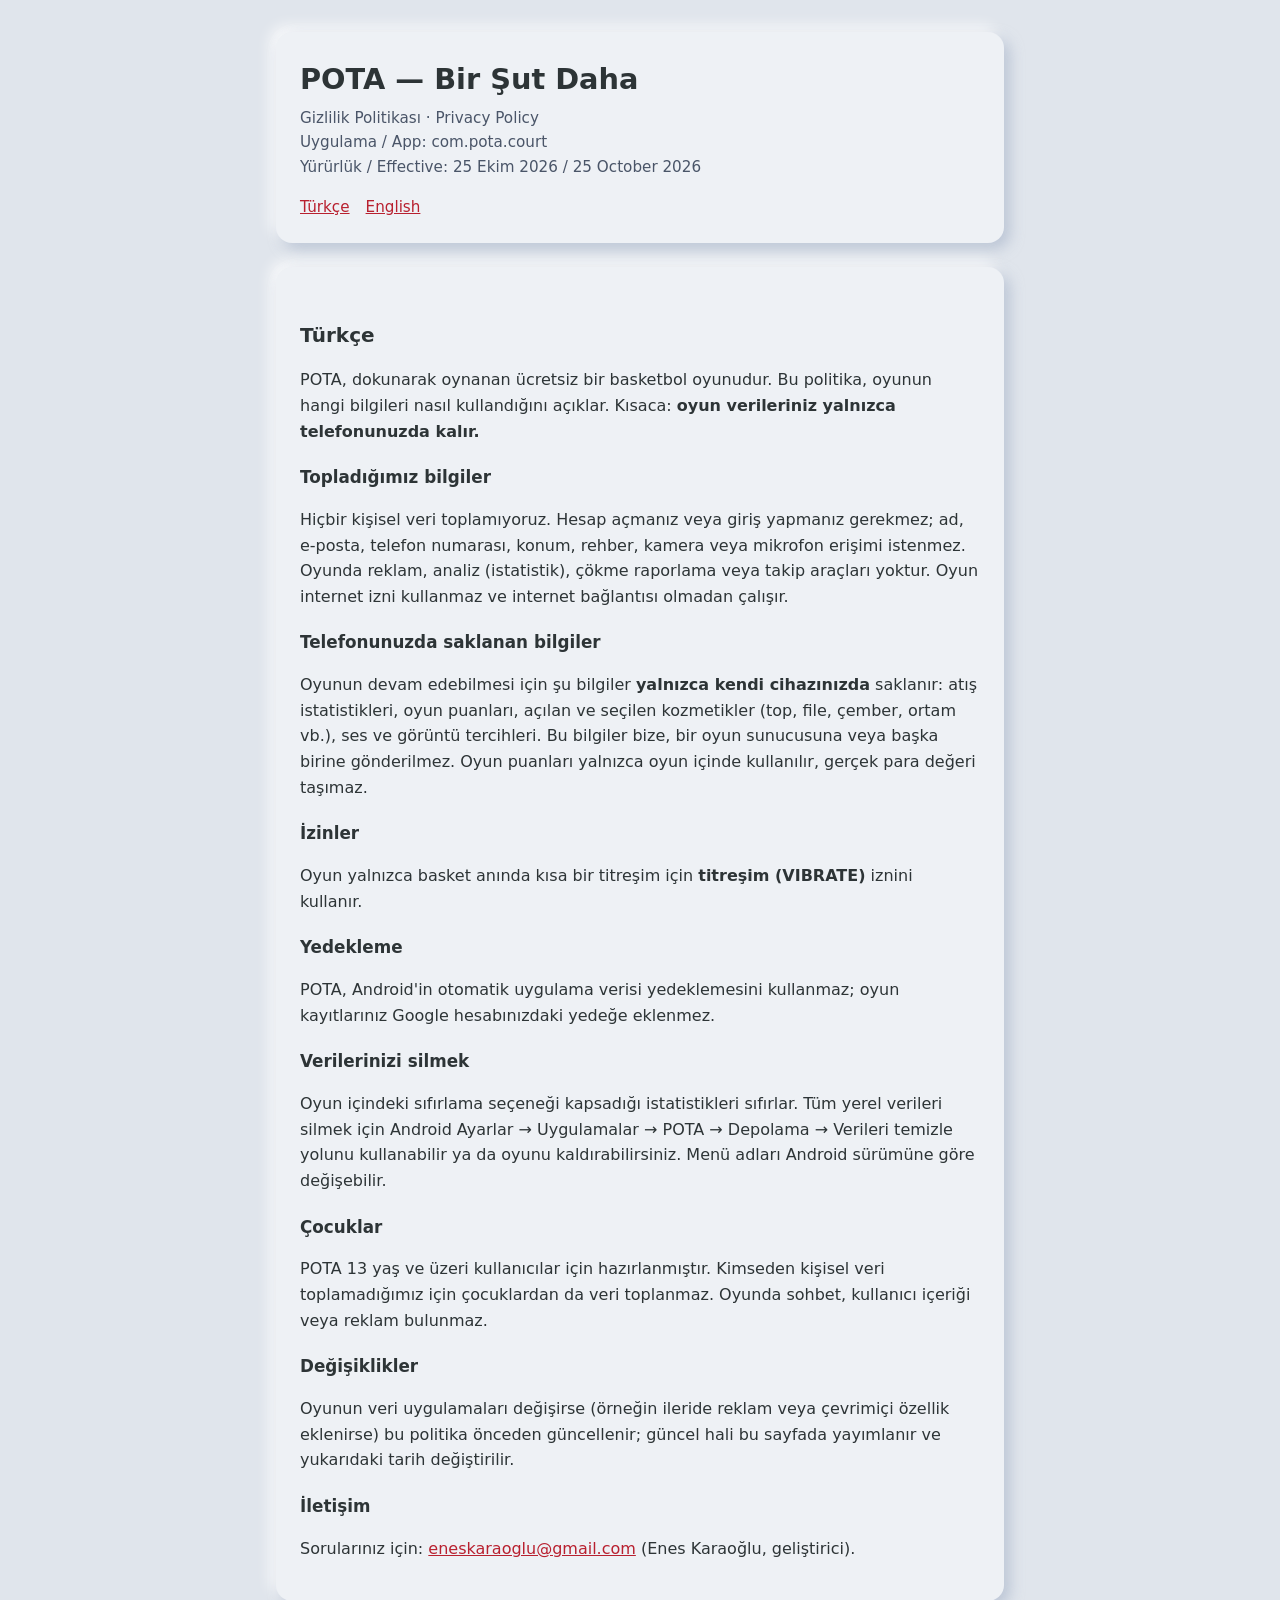
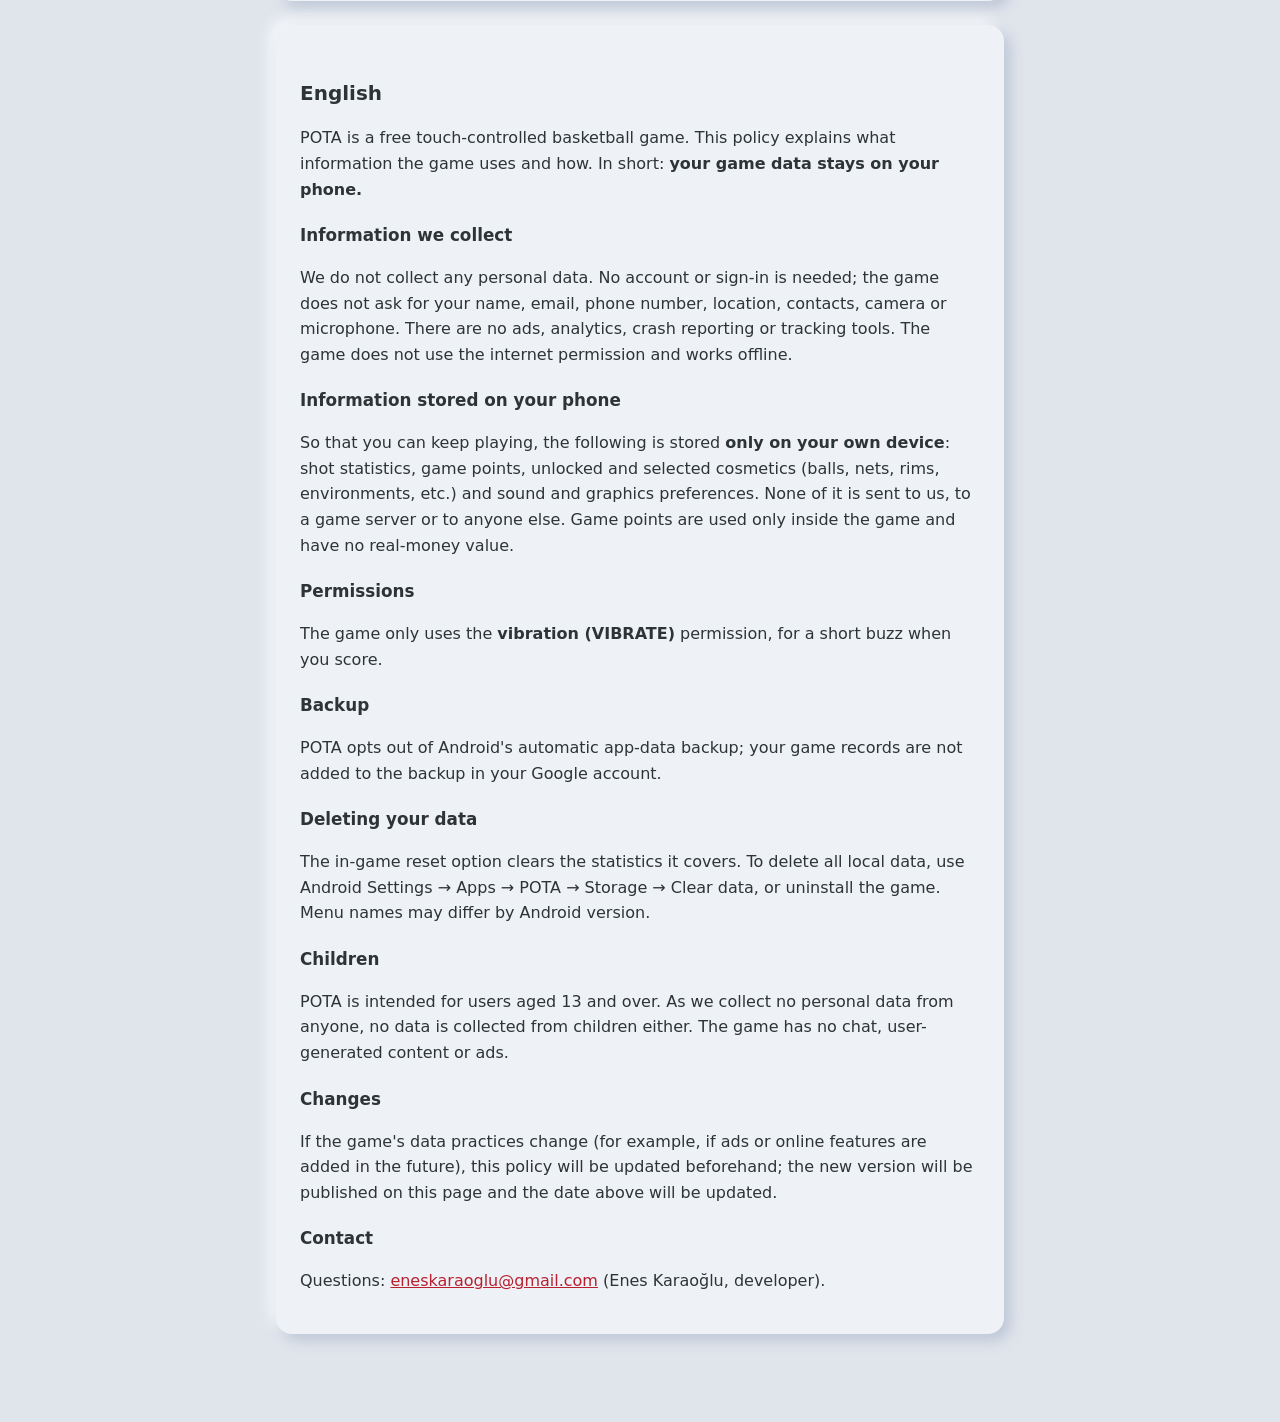
<file: pota/privacy/index.html>
<!doctype html>
<html lang="tr">
<head>
  <meta charset="utf-8">
  <meta name="viewport" content="width=device-width, initial-scale=1">
  <title>POTA - Gizlilik Politikası / Privacy Policy</title>
  <meta name="description" content="POTA — Bir Şut Daha gizlilik politikası: oyun verileriniz yalnızca telefonunuzda kalır. POTA privacy policy: your game data stays on your phone.">
  <style>
    :root {
      --chassis: #e0e5ec;
      --panel: #eef1f5;
      --ink: #2d3436;
      --label: #4a5568;
      --accent-text: #b8202f;
      --line: #c8d0da;
    }
    * { box-sizing: border-box; }
    body {
      margin: 0;
      background: var(--chassis);
      color: var(--ink);
      font: 16px/1.6 Inter, system-ui, -apple-system, "Segoe UI", Roboto, sans-serif;
    }
    main {
      max-width: 760px;
      margin: 0 auto;
      padding: 32px 16px 64px;
    }
    .card {
      background: var(--panel);
      border-radius: 16px;
      padding: 24px;
      margin-bottom: 24px;
      box-shadow: 6px 6px 14px rgba(163, 177, 198, 0.6), -6px -6px 14px rgba(255, 255, 255, 0.8);
    }
    h1 { font-size: 1.8rem; margin: 0 0 4px; }
    h2 { font-size: 1.25rem; margin: 28px 0 8px; }
    h3 { font-size: 1.05rem; margin: 20px 0 4px; }
    p, li { color: var(--ink); }
    .meta { color: var(--label); font-size: 0.95rem; margin: 0; }
    nav.lang { margin: 16px 0 0; font-size: 0.95rem; }
    nav.lang a { color: var(--accent-text); margin-right: 16px; }
    a { color: var(--accent-text); }
  </style>
</head>
<body>
<main>
  <header class="card">
    <h1>POTA — Bir Şut Daha</h1>
    <p class="meta">Gizlilik Politikası · Privacy Policy</p>
    <p class="meta">Uygulama / App: com.pota.court</p>
    <p class="meta">Yürürlük / Effective: 25 Ekim 2026 / 25 October 2026</p>
    <nav class="lang"><a href="#tr">Türkçe</a><a href="#en">English</a></nav>
  </header>

  <article class="card" id="tr" lang="tr">
    <h2>Türkçe</h2>
    <p>POTA, dokunarak oynanan ücretsiz bir basketbol oyunudur. Bu politika, oyunun hangi bilgileri nasıl kullandığını açıklar. Kısaca: <strong>oyun verileriniz yalnızca telefonunuzda kalır.</strong></p>

    <h3>Topladığımız bilgiler</h3>
    <p>Hiçbir kişisel veri toplamıyoruz. Hesap açmanız veya giriş yapmanız gerekmez; ad, e-posta, telefon numarası, konum, rehber, kamera veya mikrofon erişimi istenmez. Oyunda reklam, analiz (istatistik), çökme raporlama veya takip araçları yoktur. Oyun internet izni kullanmaz ve internet bağlantısı olmadan çalışır.</p>

    <h3>Telefonunuzda saklanan bilgiler</h3>
    <p>Oyunun devam edebilmesi için şu bilgiler <strong>yalnızca kendi cihazınızda</strong> saklanır: atış istatistikleri, oyun puanları, açılan ve seçilen kozmetikler (top, file, çember, ortam vb.), ses ve görüntü tercihleri. Bu bilgiler bize, bir oyun sunucusuna veya başka birine gönderilmez. Oyun puanları yalnızca oyun içinde kullanılır, gerçek para değeri taşımaz.</p>

    <h3>İzinler</h3>
    <p>Oyun yalnızca basket anında kısa bir titreşim için <strong>titreşim (VIBRATE)</strong> iznini kullanır.</p>

    <h3>Yedekleme</h3>
    <p>POTA, Android'in otomatik uygulama verisi yedeklemesini kullanmaz; oyun kayıtlarınız Google hesabınızdaki yedeğe eklenmez.</p>

    <h3>Verilerinizi silmek</h3>
    <p>Oyun içindeki sıfırlama seçeneği kapsadığı istatistikleri sıfırlar. Tüm yerel verileri silmek için Android Ayarlar → Uygulamalar → POTA → Depolama → Verileri temizle yolunu kullanabilir ya da oyunu kaldırabilirsiniz. Menü adları Android sürümüne göre değişebilir.</p>

    <h3>Çocuklar</h3>
    <p>POTA 13 yaş ve üzeri kullanıcılar için hazırlanmıştır. Kimseden kişisel veri toplamadığımız için çocuklardan da veri toplanmaz. Oyunda sohbet, kullanıcı içeriği veya reklam bulunmaz.</p>

    <h3>Değişiklikler</h3>
    <p>Oyunun veri uygulamaları değişirse (örneğin ileride reklam veya çevrimiçi özellik eklenirse) bu politika önceden güncellenir; güncel hali bu sayfada yayımlanır ve yukarıdaki tarih değiştirilir.</p>

    <h3>İletişim</h3>
    <p>Sorularınız için: <a href="mailto:eneskaraoglu@gmail.com">eneskaraoglu@gmail.com</a> (Enes Karaoğlu, geliştirici).</p>
  </article>

  <article class="card" id="en" lang="en">
    <h2>English</h2>
    <p>POTA is a free touch-controlled basketball game. This policy explains what information the game uses and how. In short: <strong>your game data stays on your phone.</strong></p>

    <h3>Information we collect</h3>
    <p>We do not collect any personal data. No account or sign-in is needed; the game does not ask for your name, email, phone number, location, contacts, camera or microphone. There are no ads, analytics, crash reporting or tracking tools. The game does not use the internet permission and works offline.</p>

    <h3>Information stored on your phone</h3>
    <p>So that you can keep playing, the following is stored <strong>only on your own device</strong>: shot statistics, game points, unlocked and selected cosmetics (balls, nets, rims, environments, etc.) and sound and graphics preferences. None of it is sent to us, to a game server or to anyone else. Game points are used only inside the game and have no real-money value.</p>

    <h3>Permissions</h3>
    <p>The game only uses the <strong>vibration (VIBRATE)</strong> permission, for a short buzz when you score.</p>

    <h3>Backup</h3>
    <p>POTA opts out of Android's automatic app-data backup; your game records are not added to the backup in your Google account.</p>

    <h3>Deleting your data</h3>
    <p>The in-game reset option clears the statistics it covers. To delete all local data, use Android Settings → Apps → POTA → Storage → Clear data, or uninstall the game. Menu names may differ by Android version.</p>

    <h3>Children</h3>
    <p>POTA is intended for users aged 13 and over. As we collect no personal data from anyone, no data is collected from children either. The game has no chat, user-generated content or ads.</p>

    <h3>Changes</h3>
    <p>If the game's data practices change (for example, if ads or online features are added in the future), this policy will be updated beforehand; the new version will be published on this page and the date above will be updated.</p>

    <h3>Contact</h3>
    <p>Questions: <a href="mailto:eneskaraoglu@gmail.com">eneskaraoglu@gmail.com</a> (Enes Karaoğlu, developer).</p>
  </article>
</main>
</body>
</html>
</file>
<file: css/styles.css>
/* ══════════════════════════════════════════════════════════════
   Industrial Skeuomorphism
   Matte plastic chassis · bolted modules · recessed screens
   Light source fixed top-left at 45° · one safety-red accent
   ══════════════════════════════════════════════════════════════ */

/* ── Reset & tokens ─────────────────────────────────────────── */
*, *::before, *::after { box-sizing: border-box; margin: 0; padding: 0; }

:root {
  /* materials */
  --chassis:  #e0e5ec;   /* level 0 — the plastic everything is mounted to */
  --panel:    #f0f2f5;   /* lighter raised face, used sparingly */
  --recessed: #d1d9e6;   /* grooves, slots, bezels */
  --ink:      #2d3436;   /* primary text */
  --label:    #4a5568;   /* secondary text, labels (AA) */
  --dark:     #2d3436;   /* technical panels & screens */
  --dark-2:   #1e2527;
  --screen-text:  #a8b2d1;
  --screen-line:  rgba(168, 178, 209, 0.18);

  /* signal colors */
  --accent:       #ff4757;   /* LEDs, glows, large marks — safety red */
  --accent-face:  #dc2f3e;   /* button face — white text passes AA */
  --accent-text:  #b8202f;   /* small red text on chassis (AA) */
  --led-green:    #22c55e;
  --tape:         rgba(255, 221, 0, 0.42);

  /* light physics — dark bottom-right, highlight top-left */
  --shadow:    #babecc;
  --highlight: #ffffff;
  --deep:      #a3b1c6;
  --sh-card:     8px 8px 16px var(--shadow), -8px -8px 16px var(--highlight);
  --sh-floating: 12px 12px 24px var(--shadow), -12px -12px 24px var(--highlight), inset 1px 1px 0 rgba(255, 255, 255, .5);
  --sh-key:      5px 5px 10px var(--shadow), -5px -5px 10px var(--highlight);
  --sh-pressed:  inset 6px 6px 12px var(--shadow), inset -6px -6px 12px var(--highlight);
  --sh-recessed: inset 4px 4px 8px var(--shadow), inset -4px -4px 8px var(--highlight);
  --sh-sharp:    4px 4px 8px rgba(0, 0, 0, .15), -1px -1px 1px rgba(255, 255, 255, .8);
  --sh-accent:   4px 4px 8px rgba(166, 50, 60, .4), -4px -4px 8px rgba(255, 100, 110, .4);
  --glow-red:    0 0 10px 2px rgba(255, 71, 87, .6);
  --glow-green:  0 0 10px 2px rgba(34, 197, 94, .6);
  --emboss:      0 1px 0 #ffffff;

  /* textures */
  --noise: url("data:image/svg+xml,%3Csvg xmlns='http://www.w3.org/2000/svg' width='180' height='180'%3E%3Cfilter id='n'%3E%3CfeTurbulence type='fractalNoise' baseFrequency='.85' numOctaves='3' stitchTiles='stitch'/%3E%3C/filter%3E%3Crect width='100%25' height='100%25' filter='url(%23n)'/%3E%3C/svg%3E");
  --scanlines: linear-gradient(rgba(18, 16, 16, 0) 50%, rgba(0, 0, 0, .25) 50%);
  --screw: radial-gradient(circle, #9aa5b8 0 2px, #c9d0dc 2.5px 3.5px, rgba(255, 255, 255, .9) 4px, transparent 4.5px);

  /* shape */
  --r-sm: 4px;
  --r-md: 8px;
  --r-lg: 16px;
  --r-xl: 24px;
  --r-2xl: 32px;

  /* motion — spring-loaded switch */
  --spring: cubic-bezier(.175, .885, .32, 1.275);
  --ease:   cubic-bezier(.4, 0, .2, 1);

  /* layout */
  --nav-h:   68px;
  --nav-top: 14px;
  --maxw:    72rem;
  --gutter:  clamp(1.5rem, 5vw, 3rem);

  --font-sans: 'Inter', system-ui, sans-serif;
  --font-mono: 'JetBrains Mono', ui-monospace, monospace;
}

html {
  scroll-behavior: smooth;
  scroll-padding-top: calc(var(--nav-h) + var(--nav-top) * 2);
}

body {
  font-family: var(--font-sans);
  background:
    radial-gradient(circle at 0 0, rgba(255, 255, 255, .7), transparent 45%),
    var(--chassis);
  background-attachment: fixed;
  color: var(--ink);
  line-height: 1.65;
  overflow-x: hidden;
  -webkit-font-smoothing: antialiased;
  text-rendering: optimizeLegibility;
}

/* matte-plastic micro texture */
body::before {
  content: '';
  position: fixed;
  inset: 0;
  z-index: -1;
  pointer-events: none;
  background-image: var(--noise);
  opacity: .28;
  mix-blend-mode: overlay;
}

::selection { background: var(--accent); color: #fff; }

:focus-visible {
  outline: 2px solid var(--accent-face);
  outline-offset: 3px;
}

/* ── Shared hardware parts ──────────────────────────────────── */

/* bolted module: raised panel with four corner screws */
.surface,
.skill-group {
  position: relative;
  background-color: var(--chassis);
  background-image: var(--screw), var(--screw), var(--screw), var(--screw);
  background-size: 10px 10px;
  background-repeat: no-repeat;
  background-position: 9px 9px, calc(100% - 9px) 9px, 9px calc(100% - 9px), calc(100% - 9px) calc(100% - 9px);
  border-radius: var(--r-lg);
  box-shadow: var(--sh-card);
}

/* carbon-fibre weave for dark hardware */
.rack-face,
.route-box,
.tech-marquee {
  background-color: var(--dark);
  background-image:
    radial-gradient(rgba(0, 0, 0, .5) 15%, transparent 16%),
    radial-gradient(rgba(0, 0, 0, .5) 15%, transparent 16%),
    radial-gradient(rgba(255, 255, 255, .06) 15%, transparent 20%),
    radial-gradient(rgba(255, 255, 255, .06) 15%, transparent 20%);
  background-size: 8px 8px;
  background-position: 0 0, 4px 4px, 0 1px, 4px 5px;
}

/* LED status indicator */
.led {
  display: inline-block;
  flex: none;
  width: 9px;
  height: 9px;
  border-radius: 50%;
  background: var(--accent);
  box-shadow: var(--glow-red);
  animation: ledPulse 2s ease-in-out infinite;
}

.led--green { background: var(--led-green); box-shadow: var(--glow-green); }

@keyframes ledPulse { 50% { opacity: .45; } }

/* stamped monospace label */
.section-label,
.hero-tag,
.skill-group-label,
.timeline-period,
.footer-status {
  font-family: var(--font-mono);
  font-size: .76rem;
  font-weight: 700;
  letter-spacing: .08em;
  text-transform: uppercase;
}

/* ── Navigation — raised control strip ──────────────────────── */
nav {
  position: fixed;
  top: var(--nav-top);
  left: var(--nav-top);
  right: var(--nav-top);
  max-width: calc(var(--maxw) + 2rem);
  margin: 0 auto;
  height: var(--nav-h);
  z-index: 100;
  display: flex;
  align-items: center;
  justify-content: space-between;
  padding: 0 .75rem 0 1.25rem;
  background: rgba(224, 229, 236, .9);
  backdrop-filter: blur(10px);
  -webkit-backdrop-filter: blur(10px);
  border-radius: var(--r-lg);
  box-shadow: var(--sh-card);
}

.nav-logo {
  display: inline-block;
  line-height: 44px;
  font-family: var(--font-mono);
  font-size: .92rem;
  font-weight: 700;
  color: var(--ink);
  text-decoration: none;
  border-radius: var(--r-md);
  text-shadow: var(--emboss);
}

/* power LED beside the logo */
.nav-logo::before {
  content: '';
  display: inline-block;
  vertical-align: 1px;
  width: 9px;
  height: 9px;
  border-radius: 50%;
  background: var(--led-green);
  box-shadow: var(--glow-green);
  margin-right: .65rem;
  animation: ledPulse 2s ease-in-out infinite;
}

.nav-logo span { color: var(--accent-text); }

.nav-path {
  font-style: normal;
  font-weight: 500;
  color: var(--label);
}

.nav-links {
  display: flex;
  gap: .4rem;
  list-style: none;
}

/* ghost keys: flat until touched, pressed when active */
.nav-links a {
  display: inline-flex;
  align-items: center;
  min-height: 44px;
  padding: 0 1rem;
  border-radius: var(--r-md);
  text-decoration: none;
  color: var(--label);
  font-size: .78rem;
  font-weight: 700;
  letter-spacing: .06em;
  text-transform: uppercase;
  transition: color .2s var(--ease), background .2s var(--ease), box-shadow .2s var(--ease);
}

.nav-links a:hover {
  color: var(--ink);
  background: var(--recessed);
  box-shadow: var(--sh-recessed);
}

.nav-links a.active {
  color: var(--accent-text);
  background: var(--recessed);
  box-shadow: var(--sh-recessed);
}

.nav-actions {
  display: flex;
  align-items: center;
  gap: .75rem;
}

/* two physical toggle keys in a recessed slot */
.language-switch {
  display: inline-flex;
  gap: 5px;
  padding: 5px;
  border-radius: var(--r-md);
  background: var(--recessed);
  box-shadow: var(--sh-recessed);
}

.lang-btn {
  min-width: 44px;
  min-height: 36px;
  border: none;
  border-radius: var(--r-sm);
  background: var(--chassis);
  color: var(--label);
  cursor: pointer;
  font-family: var(--font-mono);
  font-size: .74rem;
  font-weight: 700;
  box-shadow: 2px 2px 4px var(--shadow), -2px -2px 4px var(--highlight);
  transition: transform .15s var(--ease), box-shadow .15s var(--ease), color .15s var(--ease);
}

.lang-btn:hover { color: var(--ink); }

.lang-btn.active {
  color: #fff;
  background: var(--accent-face);
  transform: translateY(1px);
  box-shadow: inset 2px 2px 4px rgba(120, 20, 30, .45), inset -1px -1px 2px rgba(255, 120, 130, .4);
}

.nav-toggle {
  display: none;
  flex-direction: column;
  align-items: center;
  justify-content: center;
  gap: 5px;
  width: 48px;
  height: 48px;
  cursor: pointer;
  border: none;
  border-radius: var(--r-md);
  background: var(--chassis);
  box-shadow: var(--sh-key);
  transition: transform .15s var(--ease), box-shadow .15s var(--ease);
}

.nav-toggle span {
  display: block;
  width: 20px;
  height: 2px;
  border-radius: 2px;
  background: var(--ink);
  transition: transform .3s var(--spring), opacity .2s var(--ease);
}

.nav-toggle.open { transform: translateY(2px); box-shadow: var(--sh-pressed); }
.nav-toggle.open span:nth-child(1) { transform: translateY(7px) rotate(45deg); }
.nav-toggle.open span:nth-child(2) { opacity: 0; }
.nav-toggle.open span:nth-child(3) { transform: translateY(-7px) rotate(-45deg); }

/* scroll progress — red LED filament in a groove */
.nav-progress {
  position: absolute;
  left: 1.25rem; right: 1.25rem; bottom: 5px;
  height: 3px;
  border-radius: 3px;
  background: var(--accent);
  box-shadow: 0 0 6px rgba(255, 71, 87, .7);
  transform: scaleX(0);
  transform-origin: left;
}

/* ── Section base ───────────────────────────────────────────── */
section {
  padding: clamp(4rem, 9vw, 6rem) var(--gutter);
  max-width: calc(var(--maxw) + 2 * var(--gutter));
  margin: 0 auto;
}

.section-label {
  display: inline-flex;
  align-items: center;
  gap: .6rem;
  padding: .5rem .9rem;
  border-radius: var(--r-sm);
  background: var(--recessed);
  box-shadow: var(--sh-recessed);
  color: var(--label);
  margin-bottom: 1.4rem;
}

.section-label::before {
  content: '';
  width: 7px;
  height: 7px;
  border-radius: 50%;
  background: var(--accent);
  box-shadow: 0 0 6px 1px rgba(255, 71, 87, .6);
}

.section-label--spaced { margin-top: 5rem; }

.section-title {
  font-size: clamp(2rem, 4.5vw, 2.75rem);
  font-weight: 800;
  line-height: 1.1;
  letter-spacing: -.03em;
  color: var(--ink);
  text-shadow: var(--emboss);
  margin-bottom: 1.75rem;
  max-width: 20ch;
}

/* cylindrical pipe under the title */
.section-divider {
  width: 100%;
  height: 12px;
  border-radius: 9999px;
  background: var(--recessed);
  box-shadow: inset 0 1px 3px rgba(0, 0, 0, .2), 0 1px 0 var(--highlight);
  margin-bottom: 3.5rem;
}

/* ── Hero ───────────────────────────────────────────────────── */
#hero {
  min-height: 100vh;
  display: grid;
  grid-template-columns: 3fr 2fr;
  align-items: center;
  gap: clamp(2rem, 5vw, 4rem);
  padding-top: calc(var(--nav-h) + var(--nav-top) + 3.5rem);
}

.hero-tag {
  display: inline-flex;
  align-items: center;
  gap: .6rem;
  padding: .5rem .9rem;
  border-radius: var(--r-sm);
  background: var(--recessed);
  box-shadow: var(--sh-recessed);
  color: var(--accent-text);
  margin-bottom: 1.75rem;
  opacity: 0;
  animation: slideUp .6s var(--spring) forwards .15s;
}

.hero-tag::before {
  content: '';
  width: 8px;
  height: 8px;
  border-radius: 50%;
  background: var(--led-green);
  box-shadow: var(--glow-green);
  animation: ledPulse 2s ease-in-out infinite;
}

.hero-name {
  font-size: clamp(3rem, 7vw, 4.5rem);
  font-weight: 800;
  line-height: 1.02;
  letter-spacing: -.03em;
  text-shadow: var(--emboss);
  margin-bottom: 1.5rem;
  opacity: 0;
  animation: slideUp .6s var(--spring) forwards .3s;
}

.hero-name .highlight { color: var(--accent-face); }

.hero-title {
  font-size: clamp(1.2rem, 2.4vw, 1.6rem);
  font-weight: 600;
  letter-spacing: -.01em;
  margin-bottom: 1.5rem;
  opacity: 0;
  animation: slideUp .6s var(--spring) forwards .45s;
}

/* typed word sits in a small recessed readout */
.hero-title .typed-text {
  font-family: var(--font-mono);
  font-weight: 700;
  color: var(--accent-text);
}

.cursor {
  display: inline-block;
  width: 10px;
  height: 1em;
  background: var(--accent);
  margin-left: 3px;
  vertical-align: text-bottom;
  animation: blink .9s step-end infinite;
}

@keyframes blink { 0%,100%{opacity:1} 50%{opacity:0} }

.hero-bio {
  max-width: 60ch;
  color: var(--label);
  font-size: 1.08rem;
  line-height: 1.75;
  margin-bottom: 2.5rem;
  opacity: 0;
  animation: slideUp .6s var(--spring) forwards .6s;
}

.hero-cta {
  display: flex;
  flex-wrap: wrap;
  gap: 1.1rem;
  opacity: 0;
  animation: slideUp .6s var(--spring) forwards .75s;
}

.hero-scroll {
  margin-top: 3.5rem;
  display: flex;
  align-items: center;
  gap: .85rem;
  color: var(--label);
  font-family: var(--font-mono);
  font-size: .74rem;
  font-weight: 700;
  letter-spacing: .08em;
  text-transform: uppercase;
  opacity: 0;
  animation: slideUp .6s var(--spring) forwards .9s;
}

.scroll-line {
  width: 56px;
  height: 8px;
  border-radius: 9999px;
  background: var(--recessed);
  box-shadow: inset 0 1px 3px rgba(0, 0, 0, .2);
}

/* ── Hero patch bay ─────────────────────────────────────────── */
.hero-visual {
  opacity: 0;
  animation: slideUp .8s var(--spring) forwards .5s;
}

/* 19" rack unit: aluminium ears bolted either side of the face */
.rack {
  display: flex;
  gap: 8px;
  padding: 10px;
  border-radius: var(--r-xl);
  background: var(--chassis);
  box-shadow: var(--sh-floating);
}

.rack-ear {
  flex: none;
  width: 22px;
  display: flex;
  flex-direction: column;
  align-items: center;
  justify-content: space-between;
  padding: 18px 0;
  border-radius: 10px;
  background:
    repeating-linear-gradient(0deg, rgba(255, 255, 255, .35) 0 1px, transparent 1px 3px),
    linear-gradient(90deg, #c3cad5, #eceff3 50%, #c3cad5);
  box-shadow: var(--sh-sharp);
}

.rack-hole {
  width: 10px;
  height: 16px;
  border-radius: 5px;
  background: var(--dark-2);
  box-shadow: inset 1px 1px 2px #000, 0 1px 0 #fff;
}

.rack-face {
  flex: 1;
  min-width: 0;
  border: 4px solid var(--dark-2);
  border-radius: var(--r-lg);
  padding: .75rem;
  box-shadow: inset 0 2px 6px rgba(0, 0, 0, .5);
}

.rack-bar,
.rack-foot {
  display: flex;
  align-items: center;
  gap: .6rem;
  font-family: var(--font-mono);
  font-size: .64rem;
  font-weight: 700;
  letter-spacing: .1em;
  color: var(--screen-text);
}

.rack-bar  { padding: .1rem .35rem .7rem; white-space: nowrap; }
.rack-foot { padding: .7rem .35rem .1rem; }
.rack-title { margin: 0 auto; color: #e0e5ec; }

/* level meter */
.rack-meter {
  display: inline-flex;
  align-items: flex-end;
  gap: 2px;
  height: 12px;
}

.rack-meter i {
  width: 3px;
  height: 100%;
  border-radius: 1px;
  background: var(--accent);
  box-shadow: 0 0 4px rgba(255, 71, 87, .7);
  transform-origin: bottom;
  animation: meter .7s ease-in-out infinite alternate;
}

.rack-meter i:nth-child(2) { animation-delay: -.2s; }
.rack-meter i:nth-child(3) { animation-delay: -.45s; }
.rack-meter i:nth-child(4) { animation-delay: -.1s; }
.rack-meter i:nth-child(5) { animation-delay: -.6s; }

@keyframes meter { from { transform: scaleY(.2); } to { transform: scaleY(1); } }

/* speaker grille */
.rack-grille {
  flex: 1;
  height: 8px;
  margin: 0 .4rem;
  background: repeating-linear-gradient(90deg, rgba(0, 0, 0, .55) 0 2px, transparent 2px 6px);
  border-radius: 2px;
}

/* the jack field */
.rack-bay {
  position: relative;
  display: grid;
  grid-template-columns: repeat(4, 1fr);
  gap: 1.5rem .4rem;
  padding: 1.4rem .4rem 2.6rem;
  border-radius: var(--r-md);
  background: radial-gradient(ellipse at 30% 0%, #1d2629, #0b0f10 80%);
  box-shadow: inset 0 0 0 1px rgba(0, 0, 0, .8), inset 0 4px 16px rgba(0, 0, 0, .8);
}

.jack {
  display: flex;
  flex-direction: column;
  align-items: center;
  gap: .45rem;
}

.jack-led {
  width: 6px;
  height: 6px;
  border-radius: 50%;
  background: #3a4447;
  transition: background .2s var(--ease), box-shadow .2s var(--ease);
}

.jack.is-plugged .jack-led { background: var(--led-green); box-shadow: 0 0 6px 1px rgba(34, 197, 94, .7); }
.jack.is-flash .jack-led   { background: var(--accent); box-shadow: 0 0 8px 2px rgba(255, 71, 87, .8); }

/* 6.35mm socket: dark hole, knurled nut, shadowed collar */
.jack-socket {
  width: 34px;
  height: 34px;
  border-radius: 50%;
  background: radial-gradient(circle, #030404 0 28%, #5b656e 30% 38%, #d3d9e1 42% 50%, #8a949e 54%, #2b3336 60% 100%);
  box-shadow: 0 1px 0 rgba(255, 255, 255, .12), 0 3px 6px rgba(0, 0, 0, .6);
}

/* label-maker tape under each jack — sits above the cables so it stays legible */
.jack-label,
.jack-led { position: relative; z-index: 2; }

.jack-label {
  box-shadow: 0 1px 3px rgba(0, 0, 0, .6);
  max-width: 100%;
  padding: 1px 5px;
  border-radius: 2px;
  font-family: var(--font-mono);
  font-size: .58rem;
  font-weight: 700;
  letter-spacing: .06em;
  color: var(--ink);
  background: var(--chassis);
  overflow: hidden;
  text-overflow: ellipsis;
  white-space: nowrap;
}

/* cables are drawn by JS into this layer */
.rack-cables {
  position: absolute;
  inset: 0;
  width: 100%;
  height: 100%;
  overflow: visible;
  pointer-events: none;
  z-index: 1;
}

.cable { transition: opacity .25s var(--ease); }
.cable.is-hot { filter: drop-shadow(0 0 5px rgba(255, 255, 255, .55)); }
.packet { filter: drop-shadow(0 0 4px rgba(255, 71, 87, .95)); }

/* ── Buttons — physical keys ────────────────────────────────── */
.btn {
  display: inline-flex;
  align-items: center;
  justify-content: center;
  gap: .55rem;
  min-height: 52px;
  padding: 0 1.6rem;
  border: 1px solid transparent;
  border-radius: var(--r-lg);
  background: var(--chassis);
  color: var(--ink);
  font-family: var(--font-sans);
  font-size: .82rem;
  font-weight: 700;
  letter-spacing: .06em;
  text-transform: uppercase;
  text-decoration: none;
  cursor: pointer;
  box-shadow: var(--sh-key);
  transition: transform .15s var(--ease), box-shadow .15s var(--ease), color .2s var(--ease), filter .2s var(--ease);
}

.btn:hover  { color: var(--accent-text); }
.btn:active { transform: translateY(2px); box-shadow: var(--sh-pressed); }

.btn-primary {
  background: var(--accent-face);
  border-color: rgba(255, 255, 255, .2);
  color: #fff;
  box-shadow: var(--sh-accent);
}

.btn-primary:hover  { color: #fff; filter: brightness(1.08); }
.btn-primary:active { box-shadow: inset 4px 4px 8px rgba(120, 20, 30, .5), inset -3px -3px 6px rgba(255, 120, 130, .35); border-color: transparent; }

/* ── About ──────────────────────────────────────────────────── */
.about-text { max-width: 64ch; }

.about-text p {
  color: var(--label);
  line-height: 1.8;
  margin-bottom: 1.15rem;
}

.about-text p strong { color: var(--ink); font-weight: 700; }

.skills-stack {
  display: grid;
  grid-template-columns: repeat(auto-fill, minmax(300px, 1fr));
  gap: 2rem;
}

.skill-group {
  padding: 2rem 1.75rem 1.75rem;
  transition: transform .3s var(--spring), box-shadow .3s var(--ease);
}

.skill-group:hover { transform: translateY(-4px); box-shadow: var(--sh-floating); }

/* vent slots, top-right — every module has them */
.skill-group::after,
.project-card::after {
  content: '';
  position: absolute;
  top: 22px;
  right: 26px;
  width: 4px;
  height: 22px;
  border-radius: 9999px;
  background: var(--recessed);
  box-shadow:
    inset 1px 1px 2px rgba(0, 0, 0, .18),
    -8px 0 0 var(--recessed),
    -16px 0 0 var(--recessed);
}

.skill-group-label {
  color: var(--ink);
  margin-bottom: 1.2rem;
  padding-right: 3rem;
}

.skill-tags {
  display: flex;
  flex-wrap: wrap;
  gap: .55rem;
}

/* keycaps */
.skill-tag {
  font-family: var(--font-mono);
  font-size: .74rem;
  font-weight: 500;
  line-height: 1.4;
  color: var(--ink);
  padding: .38rem .65rem;
  border-radius: var(--r-sm);
  background: var(--chassis);
  box-shadow: var(--sh-sharp);
  transition: transform .15s var(--ease), box-shadow .15s var(--ease), color .15s var(--ease);
}

.skill-tag:hover {
  color: var(--accent-text);
  transform: translateY(1px);
  box-shadow: inset 2px 2px 4px var(--shadow), inset -2px -2px 4px var(--highlight);
}

/* ── Projects ───────────────────────────────────────────────── */
#projects .projects-grid {
  display: grid;
  grid-template-columns: repeat(auto-fill, minmax(320px, 1fr));
  gap: 2rem;
}

.project-card {
  display: flex;
  flex-direction: column;
  padding: 2rem;
  transition: transform .3s var(--spring), box-shadow .3s var(--ease);
}

.project-card:hover { transform: translateY(-4px); box-shadow: var(--sh-floating); }

.project-top {
  display: flex;
  justify-content: space-between;
  align-items: flex-start;
  margin-bottom: 1.5rem;
}

/* round icon housing on a floating mount */
.project-icon {
  width: 58px;
  height: 58px;
  border-radius: 50%;
  background: var(--chassis);
  box-shadow: var(--sh-floating);
  display: flex;
  align-items: center;
  justify-content: center;
  font-size: 1.45rem;
  transition: transform .2s var(--spring);
}

.project-card:hover .project-icon { transform: scale(1.1) rotate(12deg); }

.project-name {
  font-size: 1.18rem;
  font-weight: 700;
  letter-spacing: -.015em;
  line-height: 1.3;
  text-shadow: var(--emboss);
  margin-bottom: .75rem;
}

.project-desc {
  color: var(--label);
  font-size: .95rem;
  line-height: 1.7;
  margin-bottom: 1.5rem;
  flex: 1;
}

.project-tags {
  display: flex;
  flex-wrap: wrap;
  gap: .5rem;
}

/* printed spec labels in recessed slots */
.tag {
  padding: .3rem .6rem;
  border-radius: var(--r-sm);
  font-family: var(--font-mono);
  font-size: .68rem;
  font-weight: 700;
  letter-spacing: .05em;
  text-transform: uppercase;
  color: var(--label);
  background: var(--recessed);
  box-shadow: inset 2px 2px 4px var(--shadow), inset -2px -2px 4px var(--highlight);
}

/* ── Experience — pipe with LED nodes ───────────────────────── */
#experience .timeline {
  position: relative;
  padding-left: 3.5rem;
}

.timeline::before,
.timeline::after {
  content: '';
  position: absolute;
  top: 12px;
  bottom: 12px;
  border-radius: 9999px;
}

.timeline::before {
  left: 0;
  width: 12px;
  background: var(--recessed);
  box-shadow: inset 1px 0 3px rgba(0, 0, 0, .25), 1px 0 0 var(--highlight);
}

/* red current flowing through the pipe as you scroll */
.timeline::after {
  left: 4px;
  width: 4px;
  background: var(--accent);
  box-shadow: 0 0 8px rgba(255, 71, 87, .7);
  transform: scaleY(var(--progress, 1));
  transform-origin: top;
}

.timeline-item {
  position: relative;
  margin-bottom: 2.5rem;
}

/* step node: raised knob housing an LED */
.timeline-item::before {
  content: '';
  position: absolute;
  left: calc(-3.5rem + 6px);
  top: 1.9rem;
  transform: translateX(-50%);
  width: 30px;
  height: 30px;
  border-radius: 50%;
  background: var(--chassis);
  box-shadow: var(--sh-key);
  z-index: 1;
}

.timeline-item::after {
  content: '';
  position: absolute;
  left: calc(-3.5rem + 6px);
  top: calc(1.9rem + 10px);
  transform: translateX(-50%);
  width: 10px;
  height: 10px;
  border-radius: 50%;
  background: var(--recessed);
  box-shadow: inset 1px 1px 2px rgba(0, 0, 0, .3);
  z-index: 2;
  transition: background .3s var(--ease) .2s, box-shadow .3s var(--ease) .2s;
}

.timeline-item.visible::after { background: var(--accent); box-shadow: var(--glow-red); }

.timeline-card {
  padding: clamp(1.75rem, 3vw, 2.25rem);
  transition: transform .3s var(--spring), box-shadow .3s var(--ease);
}

.timeline-card:hover { transform: translateY(-4px); box-shadow: var(--sh-floating); }

/* masking tape with the dates */
.timeline-period {
  display: inline-block;
  padding: .3rem .9rem;
  margin-bottom: 1rem;
  color: var(--ink);
  background: var(--tape);
  backdrop-filter: blur(2px);
  transform: rotate(-1.5deg) skewX(-6deg);
  box-shadow: 0 1px 2px rgba(0, 0, 0, .12);
  letter-spacing: .06em;
}

.timeline-role {
  font-size: 1.28rem;
  font-weight: 700;
  letter-spacing: -.015em;
  text-shadow: var(--emboss);
  margin-bottom: .2rem;
}

.timeline-company {
  font-family: var(--font-mono);
  font-size: .78rem;
  font-weight: 700;
  letter-spacing: .06em;
  text-transform: uppercase;
  color: var(--label);
  margin-bottom: 1.1rem;
}

.timeline-desc,
.timeline-list {
  color: var(--label);
  font-size: .95rem;
  line-height: 1.7;
}

.timeline-list { padding-left: 1.1rem; }
.timeline-list li { margin-bottom: .5rem; }
.timeline-list li::marker { color: var(--accent); }

/* ── Contact ────────────────────────────────────────────────── */
.contact-subtitle {
  color: var(--label);
  max-width: 55ch;
  margin-bottom: 3rem;
  line-height: 1.75;
  font-size: 1.05rem;
}

.contact-card {
  display: flex;
  flex-direction: column;
  align-items: flex-start;
  gap: 2rem;
  padding: clamp(2.5rem, 6vw, 4rem);
}

/* punched hanging hole, top centre */
.contact-card::before {
  content: '';
  position: absolute;
  top: 16px;
  left: 50%;
  transform: translateX(-50%);
  width: 22px;
  height: 22px;
  border-radius: 50%;
  background: var(--recessed);
  box-shadow: inset 3px 3px 5px var(--shadow), inset -2px -2px 4px var(--highlight);
}

.contact-email {
  font-size: clamp(1.35rem, 4vw, 2.4rem);
  font-weight: 800;
  letter-spacing: -.02em;
  color: var(--ink);
  text-decoration: none;
  text-shadow: var(--emboss);
  word-break: break-word;
  border-radius: var(--r-sm);
  transition: color .2s var(--ease);
}

.contact-email:hover { color: var(--accent-text); }

/* LCD readout */
.contact-meta {
  font-family: var(--font-mono);
  font-size: .9rem;
  line-height: 1.9;
  color: #7ef0a6;
  text-shadow: 0 0 6px rgba(34, 197, 94, .55);
  padding: 1rem 1.4rem;
  border-radius: var(--r-md);
  background: var(--scanlines), #0b1210;
  background-size: 100% 4px, auto;
  box-shadow: inset 0 3px 10px rgba(0, 0, 0, .8), 0 1px 0 var(--highlight);
  border: 3px solid var(--dark);
}

.social-links {
  display: flex;
  gap: 1rem;
}

.social-link {
  display: flex;
  align-items: center;
  justify-content: center;
  width: 52px;
  height: 52px;
  border-radius: 50%;
  background: var(--chassis);
  color: var(--label);
  text-decoration: none;
  box-shadow: var(--sh-key);
  transition: transform .15s var(--ease), box-shadow .15s var(--ease), color .2s var(--ease);
}

.social-link:hover  { color: var(--accent-text); }
.social-link:active { transform: translateY(2px); box-shadow: var(--sh-pressed); }

/* ── Footer ─────────────────────────────────────────────────── */
footer {
  padding: 2.5rem var(--gutter) 3rem;
  max-width: calc(var(--maxw) + 2 * var(--gutter));
  margin: 0 auto;
  color: var(--label);
  font-size: .86rem;
  display: flex;
  flex-wrap: wrap;
  align-items: center;
  justify-content: space-between;
  gap: 1rem 1.5rem;
}

footer span { color: var(--ink); font-weight: 700; }

.footer-status {
  display: inline-flex;
  align-items: center;
  gap: .6rem;
  color: var(--label);
}

/* seven-segment style counter */
.visit-counter {
  display: inline-flex;
  align-items: center;
  gap: .6rem;
  padding: .45rem .9rem;
  border-radius: var(--r-md);
  font-family: var(--font-mono);
  font-size: .74rem;
  text-transform: uppercase;
  letter-spacing: .06em;
  color: var(--screen-text);
  background: var(--scanlines), var(--dark);
  background-size: 100% 4px, auto;
  box-shadow: inset 0 2px 6px rgba(0, 0, 0, .6);
}

.visit-counter #visit-count {
  color: var(--accent);
  font-weight: 700;
  text-shadow: 0 0 6px rgba(255, 71, 87, .6);
}

/* ══════════════════════════════════════════════════════════════
   Software-themed motion, as hardware
   ══════════════════════════════════════════════════════════════ */

/* ── Route transition: a terminal slides up from the chassis ── */
.route-overlay {
  position: fixed;
  inset: 0;
  z-index: 200;
  display: flex;
  align-items: center;
  justify-content: center;
  padding: 1.25rem;
  background: rgba(224, 229, 236, .9);
  backdrop-filter: blur(8px);
  -webkit-backdrop-filter: blur(8px);
  opacity: 0;
  visibility: hidden;
  transition: opacity .2s var(--ease), visibility 0s linear .2s;
}

.route-overlay.active {
  opacity: 1;
  visibility: visible;
  transition: opacity .2s var(--ease), visibility 0s;
}

.route-overlay.leaving { opacity: 0; }

.route-box {
  position: relative;
  width: min(580px, 100%);
  padding: 2.4rem 1.25rem 1.25rem;
  border: 4px solid var(--dark-2);
  border-radius: var(--r-xl);
  box-shadow: var(--sh-floating);
  transform: translateY(40px);
  transition: transform .45s var(--spring);
}

.route-overlay.active .route-box  { transform: none; }
.route-overlay.leaving .route-box { transform: translateY(-24px); }

/* hardware header strip */
.route-box::before {
  content: 'TTY1 · ROUTER';
  position: absolute;
  top: .75rem;
  left: 1.4rem;
  font-family: var(--font-mono);
  font-size: .64rem;
  font-weight: 700;
  letter-spacing: .12em;
  color: var(--screen-text);
}

.route-box::after {
  content: '';
  position: absolute;
  top: .95rem;
  right: 1.4rem;
  width: 8px;
  height: 8px;
  border-radius: 50%;
  background: var(--led-green);
  box-shadow: var(--glow-green);
}

.route-path,
.route-log {
  font-family: var(--font-mono);
  background: var(--scanlines), #07090a;
  background-size: 100% 4px, auto;
}

.route-path {
  font-size: clamp(1.25rem, 4.5vw, 2rem);
  font-weight: 700;
  color: #e0e5ec;
  padding: 1.1rem 1.25rem .4rem;
  border-radius: var(--r-md) var(--r-md) 0 0;
}

.route-path span { color: var(--accent); text-shadow: 0 0 8px rgba(255, 71, 87, .6); }

.route-log {
  font-size: .84rem;
  line-height: 1.9;
  min-height: calc(5.7em + 1.4rem);
  padding: .4rem 1.25rem 1rem;
  border-radius: 0 0 var(--r-md) var(--r-md);
  white-space: pre-wrap;
  color: var(--screen-text);
}

.route-log b { color: #7ef0a6; font-weight: 700; text-shadow: 0 0 6px rgba(34, 197, 94, .55); }

/* segmented LED load meter */
.route-bar {
  margin-top: 1rem;
  height: 12px;
  padding: 2px;
  border-radius: var(--r-sm);
  background: #07090a;
}

.route-bar span {
  display: block;
  height: 100%;
  border-radius: 2px;
  background: repeating-linear-gradient(90deg, var(--accent) 0 10px, transparent 10px 13px);
  filter: drop-shadow(0 0 4px rgba(255, 71, 87, .7));
  transform: scaleX(0);
  transform-origin: left;
}

.route-overlay.active .route-bar span {
  transform: scaleX(1);
  transition: transform .55s steps(12) .15s;
}

/* ── Tech marquees: dark LED ticker in a recessed slot ──────── */
.tech-marquee {
  position: relative;
  width: calc(min(100%, var(--maxw) + 2 * var(--gutter)) - 2 * var(--gutter));
  margin: 0 auto;
  overflow: hidden;
  padding: 1rem 0;
  border: 4px solid var(--dark-2);
  border-radius: var(--r-lg);
  box-shadow: var(--sh-card);
  white-space: nowrap;
}

.tech-marquee::after {
  content: '';
  position: absolute;
  inset: 0;
  pointer-events: none;
  background: var(--scanlines);
  background-size: 100% 4px;
  box-shadow: inset 0 0 24px rgba(0, 0, 0, .6);
}

.marquee-track {
  display: inline-flex;
  align-items: center;
  animation: marquee 40s linear infinite;
}

.tech-marquee--reverse .marquee-track { animation-direction: reverse; }
.tech-marquee:hover .marquee-track { animation-play-state: paused; }

.marquee-track span {
  display: inline-flex;
  align-items: center;
  padding: 0 1rem;
  font-family: var(--font-mono);
  font-size: .9rem;
  font-weight: 500;
  letter-spacing: .04em;
  text-transform: uppercase;
  color: #e0e5ec;
}

.marquee-track span::after {
  content: '';
  width: 6px;
  height: 6px;
  margin-left: 2rem;
  border-radius: 50%;
  background: var(--accent);
  box-shadow: 0 0 6px rgba(255, 71, 87, .8);
}

.tech-marquee--reverse .marquee-track span::after {
  content: '\21C4';
  width: auto;
  height: auto;
  background: none;
  color: var(--accent);
  text-shadow: 0 0 6px rgba(255, 71, 87, .8);
  box-shadow: none;
}

.marquee-track .marquee-label { color: var(--accent); text-shadow: 0 0 8px rgba(255, 71, 87, .6); }
.marquee-track .marquee-label::after { content: none !important; }

@keyframes marquee {
  from { transform: translateX(0); }
  to   { transform: translateX(-50%); }
}

/* ── Skill tags: keycaps drop in ────────────────────────────── */
.skills-stack .skill-tag {
  opacity: 0;
  transform: translateY(-10px);
}

.skills-stack.visible .skill-tag {
  animation: keyIn .4s var(--spring) forwards;
  animation-delay: calc(var(--g, 0) * 90ms + var(--i, 0) * 28ms + 150ms);
}

@keyframes keyIn {
  0%   { opacity: 0; transform: translateY(-10px); }
  70%  { opacity: 1; transform: translateY(1px); color: var(--accent-text); }
  100% { opacity: 1; transform: none; }
}

/* ── Reveal & entrance ──────────────────────────────────────── */
.reveal {
  opacity: 0;
  transform: translateY(28px);
  transition: opacity .6s var(--ease), transform .7s var(--spring);
}

.reveal.visible {
  opacity: 1;
  transform: translateY(0);
}

/* cards that also lift on hover keep a snappy transform once shown */
.project-card.reveal.visible { transition: opacity .6s var(--ease), transform .3s var(--spring), box-shadow .3s var(--ease); }

@keyframes slideUp {
  from { opacity: 0; transform: translateY(28px); }
  to   { opacity: 1; transform: translateY(0); }
}

@media (prefers-reduced-motion: reduce) {
  *, *::before, *::after { animation-duration: .001ms !important; animation-iteration-count: 1 !important; transition-duration: .001ms !important; }
  .reveal { opacity: 1; transform: none; }
  .skills-stack .skill-tag { opacity: 1; transform: none; }
  .marquee-track { animation: none; }
  .timeline::after { transform: none; }
}

/* ── Responsive ─────────────────────────────────────────────── */
@media (max-width: 1023px) {
  #hero {
    grid-template-columns: 1fr;
    min-height: auto;
  }
  .hero-visual { width: 100%; max-width: 32rem; justify-self: center; }
  .hero-scroll { display: none; }
}

@media (max-width: 768px) {
  :root { --nav-top: 10px; }
  nav { padding: 0 .5rem 0 1rem; }
  .nav-links {
    display: none;
    flex-direction: column;
    position: absolute;
    top: calc(100% + 10px);
    left: 0; right: 0;
    padding: 1rem;
    gap: .5rem;
    background: var(--chassis);
    border-radius: var(--r-lg);
    box-shadow: var(--sh-card);
    animation: drawerIn .2s var(--ease);
  }
  .nav-links.open { display: flex; }
  .nav-links a { display: flex; justify-content: center; min-height: 48px; }
  .nav-toggle { display: flex; }
  .nav-path { display: none; }
  .hero-cta .btn { width: 100%; }
  #projects .projects-grid { grid-template-columns: 1fr; gap: 1.75rem; }
  .skills-stack { grid-template-columns: 1fr; gap: 1.5rem; }
  .project-card, .skill-group { padding: 1.75rem 1.5rem 1.5rem; }
  #experience .timeline { padding-left: 2.75rem; }
  .timeline-item::before, .timeline-item::after { left: calc(-2.75rem + 6px); }
  .contact-card { width: 100%; padding: 2.75rem 1.75rem 2rem; }
  .contact-email { font-size: 1.15rem; }
  .contact-meta { width: 100%; }
  footer { flex-direction: column; align-items: flex-start; }
}

@media (max-width: 480px) {
  .rack { gap: 6px; padding: 8px; }
  .rack-ear { width: 14px; }
  .rack-bar > span:last-child { display: none; }
  .rack-bay { gap: 1.25rem .25rem; }
  .jack-socket { width: 30px; height: 30px; }
}

@keyframes drawerIn {
  from { opacity: 0; transform: translateY(-8px); }
  to   { opacity: 1; transform: none; }
}
</file>
